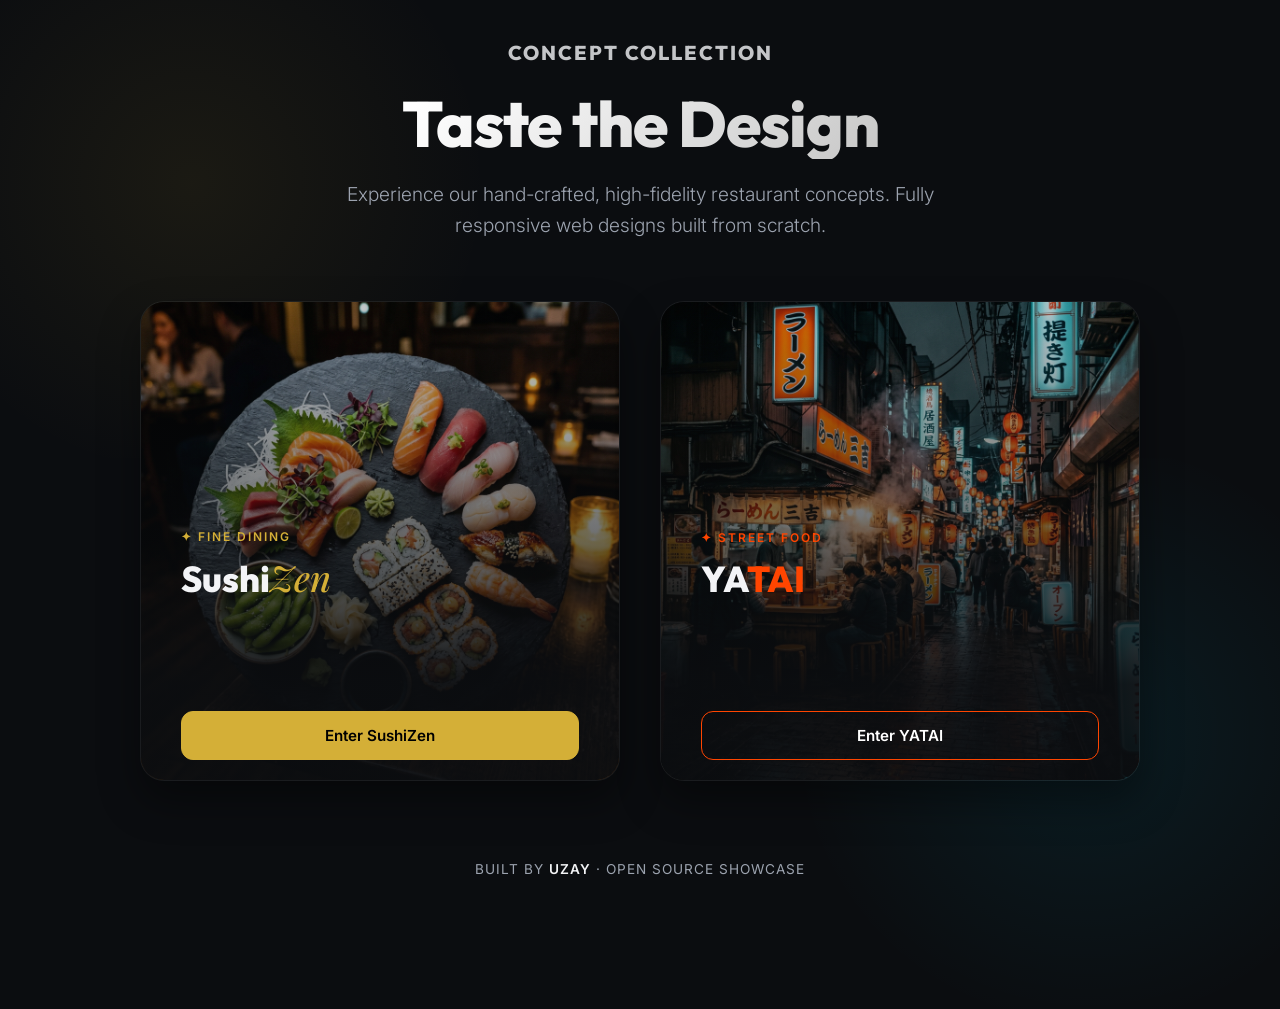
<file: index.html>
<!DOCTYPE html>
<html lang="en">
<head>
  <meta charset="UTF-8">
  <meta name="viewport" content="width=device-width, initial-scale=1.0">
  <meta name="description" content="Explore our premium restaurant concepts: SushiZen Fine Dining and YATAI Asian Street Food.">
  <title>Premium Restaurant Showcase</title>
  
  <!-- Google Fonts -->
  <link rel="preconnect" href="https://fonts.googleapis.com">
  <link rel="preconnect" href="https://fonts.gstatic.com" crossorigin>
  <link href="https://fonts.googleapis.com/css2?family=Inter:wght@300;400;600;800&family=Outfit:wght@400;600;800&family=Playfair+Display:ital,wght@1,500&display=swap" rel="stylesheet">

  <style>
    :root {
      --bg-color: #0b0d10;
      --text-color: #f3f4f6;
      --text-muted: #9ca3af;
      --gold-color: #d4af37;
      --neon-orange: #ff4500;
      --neon-cyan: #00d4ff;
    }

    * {
      box-sizing: border-box;
      margin: 0;
      padding: 0;
    }

    body {
      background-color: var(--bg-color);
      color: var(--text-color);
      font-family: 'Inter', sans-serif;
      min-height: 100vh;
      display: flex;
      flex-direction: column;
      justify-content: space-between;
      overflow-x: hidden;
      position: relative;
    }

    /* Ambient background glows */
    body::before {
      content: '';
      position: absolute;
      top: -10%;
      left: -10%;
      width: 50%;
      height: 60%;
      background: radial-gradient(circle, rgba(212, 175, 55, 0.08) 0%, transparent 70%);
      pointer-events: none;
      z-index: 0;
    }

    body::after {
      content: '';
      position: absolute;
      bottom: -10%;
      right: -10%;
      width: 50%;
      height: 60%;
      background: radial-gradient(circle, rgba(0, 212, 255, 0.08) 0%, transparent 70%);
      pointer-events: none;
      z-index: 0;
    }

    .container {
      max-width: 1200px;
      margin: 0;
      width: 100%;
      padding: 40px 24px;
      z-index: 1;
    }

    header {
      text-align: center;
      margin-bottom: 60px;
    }

    .logo {
      font-family: 'Outfit', sans-serif;
      font-size: 1.25rem;
      font-weight: 800;
      letter-spacing: 2px;
      text-transform: uppercase;
      margin-bottom: 24px;
      opacity: 0.8;
    }

    .title {
      font-family: 'Outfit', sans-serif;
      font-size: clamp(2.5rem, 6vw, 4rem);
      font-weight: 800;
      line-height: 1.1;
      letter-spacing: -1px;
      margin-bottom: 20px;
      background: linear-gradient(135deg, #ffffff 30%, #a3a3a3 100%);
      -webkit-background-clip: text;
      -webkit-text-fill-color: transparent;
    }

    .subtitle {
      color: var(--text-muted);
      font-size: clamp(1rem, 2vw, 1.2rem);
      max-width: 600px;
      margin: 0 auto;
      line-height: 1.6;
      font-weight: 300;
    }

    main {
      display: flex;
      justify-content: center;
      align-items: center;
      flex-grow: 1;
    }

    .grid {
      display: grid;
      grid-template-columns: repeat(auto-fit, minmax(340px, 1fr));
      gap: 40px;
      width: 100%;
      max-width: 1000px;
    }

    .card {
      position: relative;
      height: 480px;
      border-radius: 24px;
      overflow: hidden;
      text-decoration: none;
      color: var(--text-color);
      display: flex;
      flex-direction: column;
      justify-content: flex-end;
      padding: 40px;
      transition: all 0.5s cubic-bezier(0.25, 1, 0.5, 1);
      border: 1px solid rgba(255, 255, 255, 0.05);
      background-color: rgba(255, 255, 255, 0.01);
      box-shadow: 0 20px 40px rgba(0, 0, 0, 0.4);
    }

    /* Background image setup */
    .card-bg {
      position: absolute;
      top: 0;
      left: 0;
      width: 100%;
      height: 100%;
      background-size: cover;
      background-position: center;
      transition: transform 0.8s cubic-bezier(0.25, 1, 0.5, 1);
      z-index: 0;
    }

    .card-bg::after {
      content: '';
      position: absolute;
      top: 0;
      left: 0;
      width: 100%;
      height: 100%;
      background: linear-gradient(to top, rgba(11, 13, 16, 0.95) 20%, rgba(11, 13, 16, 0.6) 50%, rgba(11, 13, 16, 0.2) 100%);
      z-index: 1;
    }

    .card-content {
      position: relative;
      z-index: 2;
      transform: translateY(20px);
      transition: transform 0.5s cubic-bezier(0.25, 1, 0.5, 1);
    }

    .card-tag {
      font-size: 0.75rem;
      font-weight: 600;
      text-transform: uppercase;
      letter-spacing: 2px;
      margin-bottom: 12px;
      display: inline-block;
    }

    .card-title {
      font-family: 'Outfit', sans-serif;
      font-size: 2.25rem;
      font-weight: 800;
      margin-bottom: 12px;
      line-height: 1.2;
    }

    .card-desc {
      color: var(--text-muted);
      font-size: 0.95rem;
      line-height: 1.5;
      margin-bottom: 30px;
      font-weight: 300;
      opacity: 0;
      transition: opacity 0.5s ease;
    }

    .card-btn {
      display: inline-flex;
      align-items: center;
      justify-content: center;
      padding: 14px 28px;
      border-radius: 12px;
      font-size: 0.95rem;
      font-weight: 600;
      transition: all 0.3s ease;
      width: 100%;
    }

    /* SushiZen Specific Styling */
    .card-sushizen .card-bg {
      background-image: url('sushizen/images/hero.png');
    }
    .card-sushizen .card-tag {
      color: var(--gold-color);
    }
    .card-sushizen .card-title {
      font-family: 'Outfit', sans-serif;
    }
    .card-sushizen .card-title em {
      font-family: 'Playfair Display', serif;
      font-style: italic;
      color: var(--gold-color);
      font-weight: 500;
    }
    .card-sushizen .card-btn {
      background-color: var(--gold-color);
      color: #000000;
      border: 1px solid var(--gold-color);
    }

    /* Yatai Specific Styling */
    .card-yatai .card-bg {
      background-image: url('yatai/images/hero.png');
    }
    .card-yatai .card-tag {
      color: var(--neon-orange);
    }
    .card-yatai .card-title em {
      font-style: normal;
      color: var(--neon-orange);
    }
    .card-yatai .card-btn {
      background-color: transparent;
      color: #ffffff;
      border: 1px solid var(--neon-orange);
      box-shadow: inset 0 0 0 0 var(--neon-orange);
    }

    /* Hover States */
    .card:hover {
      transform: translateY(-8px);
      border-color: rgba(255, 255, 255, 0.15);
    }

    .card:hover .card-bg {
      transform: scale(1.05);
    }

    .card:hover .card-content {
      transform: translateY(0);
    }

    .card:hover .card-desc {
      opacity: 1;
    }

    .card-sushizen:hover {
      box-shadow: 0 30px 60px rgba(212, 175, 55, 0.15);
      border-color: rgba(212, 175, 55, 0.3);
    }

    .card-sushizen .card-btn:hover {
      background-color: #ffffff;
      border-color: #ffffff;
      transform: translateY(-2px);
      box-shadow: 0 10px 20px rgba(255, 255, 255, 0.1);
    }

    .card-yatai:hover {
      box-shadow: 0 30px 60px rgba(0, 212, 255, 0.1);
      border-color: rgba(0, 212, 255, 0.3);
    }

    .card-yatai .card-btn:hover {
      background-color: var(--neon-orange);
      border-color: var(--neon-orange);
      transform: translateY(-2px);
      box-shadow: 0 10px 20px rgba(255, 69, 0, 0.3);
    }

    footer {
      text-align: center;
      padding: 40px 24px;
      color: var(--text-muted);
      font-size: 0.85rem;
      letter-spacing: 1px;
      text-transform: uppercase;
      z-index: 1;
    }

    footer a {
      color: var(--text-color);
      text-decoration: none;
      transition: color 0.3s ease;
      font-weight: 600;
    }

    footer a:hover {
      color: var(--neon-cyan);
    }

    /* Mobile Responsive design tweaks */
    @media (max-width: 768px) {
      .grid {
        grid-template-columns: 1fr;
        gap: 30px;
      }
      .card {
        height: 400px;
        padding: 30px;
      }
      .card-desc {
        opacity: 1;
        margin-bottom: 20px;
      }
      .card-content {
        transform: translateY(0);
      }
    }
  </style>
</head>
<body>

  <div style="display: flex; flex-direction: column; align-items: center; width: 100%;">
    <div class="container">
      <header>
        <div class="logo">Concept Collection</div>
        <h1 class="title">Taste the Design</h1>
        <p class="subtitle">Experience our hand-crafted, high-fidelity restaurant concepts. Fully responsive web designs built from scratch.</p>
      </header>

      <main>
        <div class="grid">
          
          <!-- SUSHI ZEN CARD -->
          <a href="sushizen/" class="card card-sushizen" id="portal-sushizen">
            <div class="card-bg"></div>
            <div class="card-content">
              <span class="card-tag">✦ Fine Dining</span>
              <h2 class="card-title">Sushi<span><em>Zen</em></span></h2>
              <p class="card-desc">An elegant, dark luxury culinary sanctuary. Features menu filters, animations, and an interactive reservation desk.</p>
              <div class="card-btn">Enter SushiZen</div>
            </div>
          </a>

          <!-- YATAI CARD -->
          <a href="yatai/" class="card card-yatai" id="portal-yatai">
            <div class="card-bg"></div>
            <div class="card-content">
              <span class="card-tag">✦ Street Food</span>
              <h2 class="card-title">YA<span><em>TAI</em></span></h2>
              <p class="card-desc">A vibrant, high-energy neon street concept. Features a delivery/pickup toggle, live shopping cart, and checkout flow.</p>
              <div class="card-btn">Enter YATAI</div>
            </div>
          </a>

        </div>
      </main>
    </div>
  </div>

  <footer>
    Built by <a href="https://github.com/uzaykacargil" target="_blank" rel="noopener noreferrer">Uzay</a> · Open Source Showcase
  </footer>

</body>
</html>
</file>
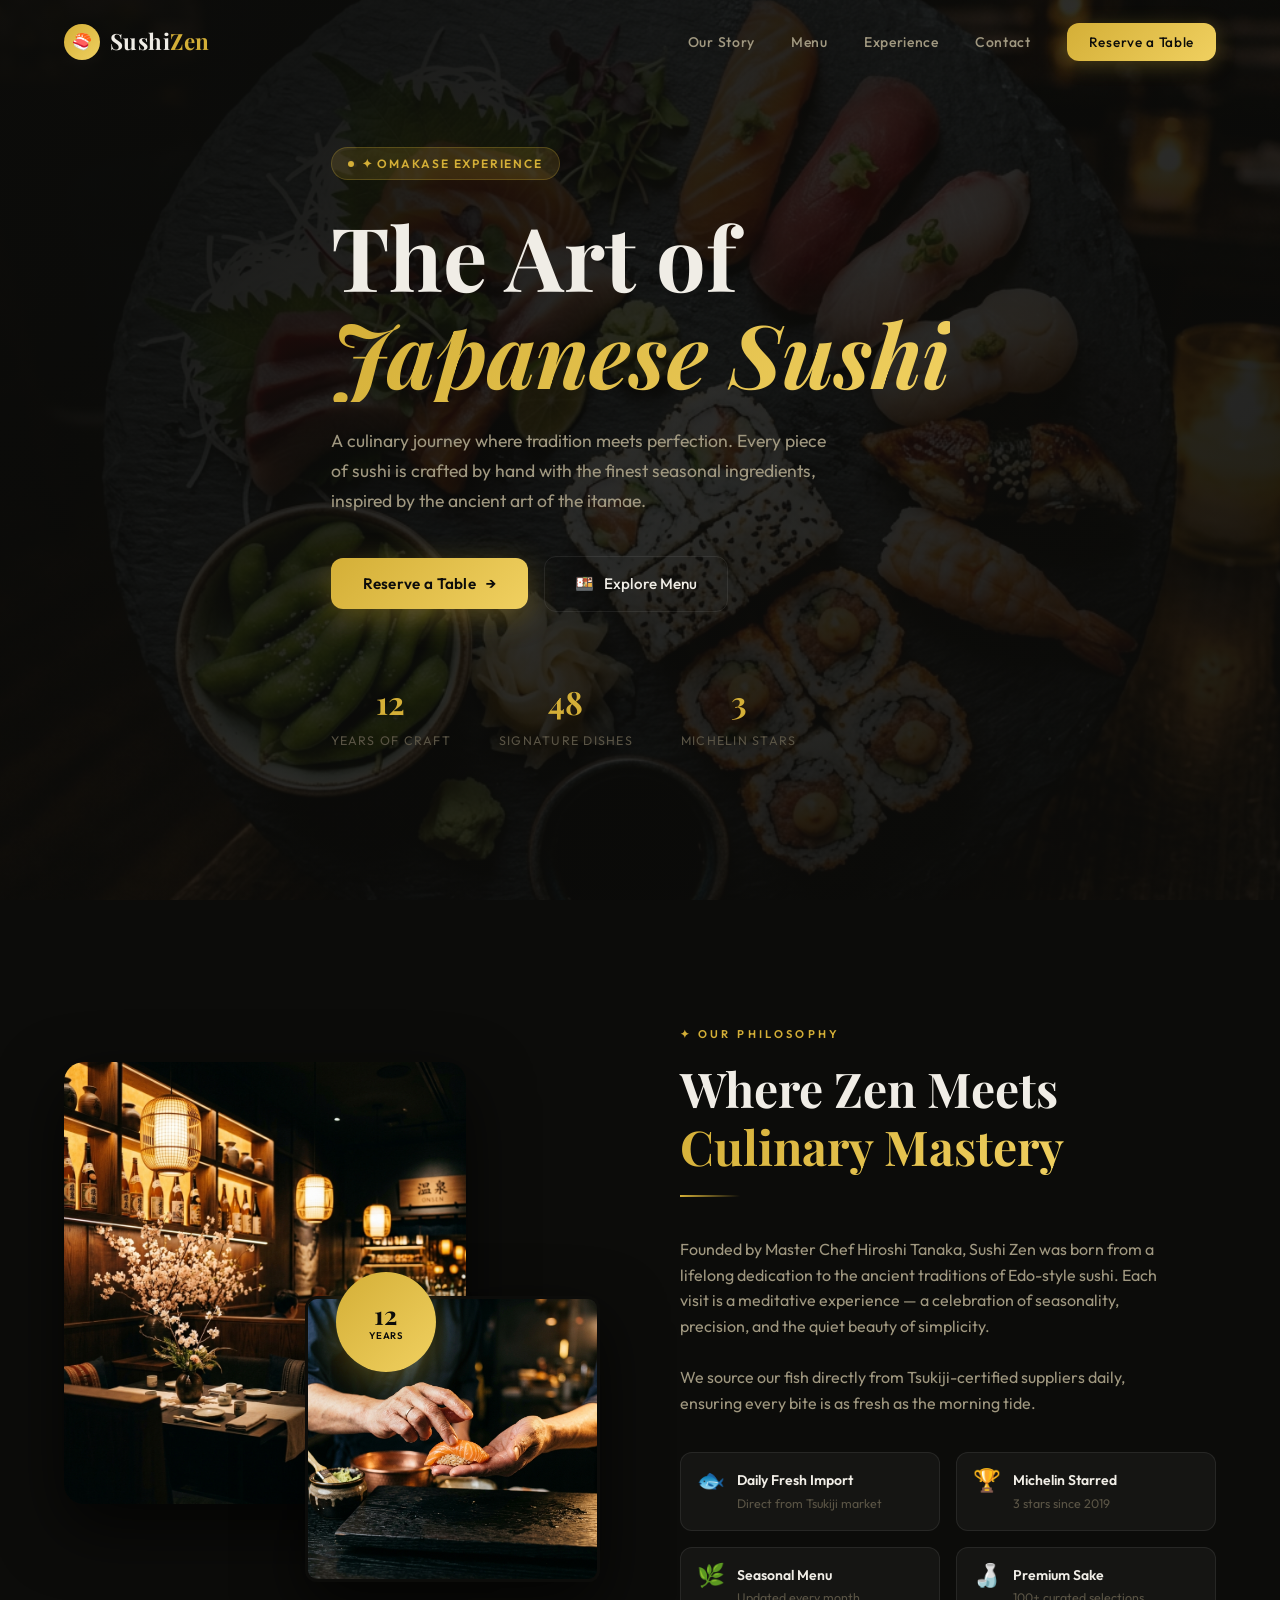
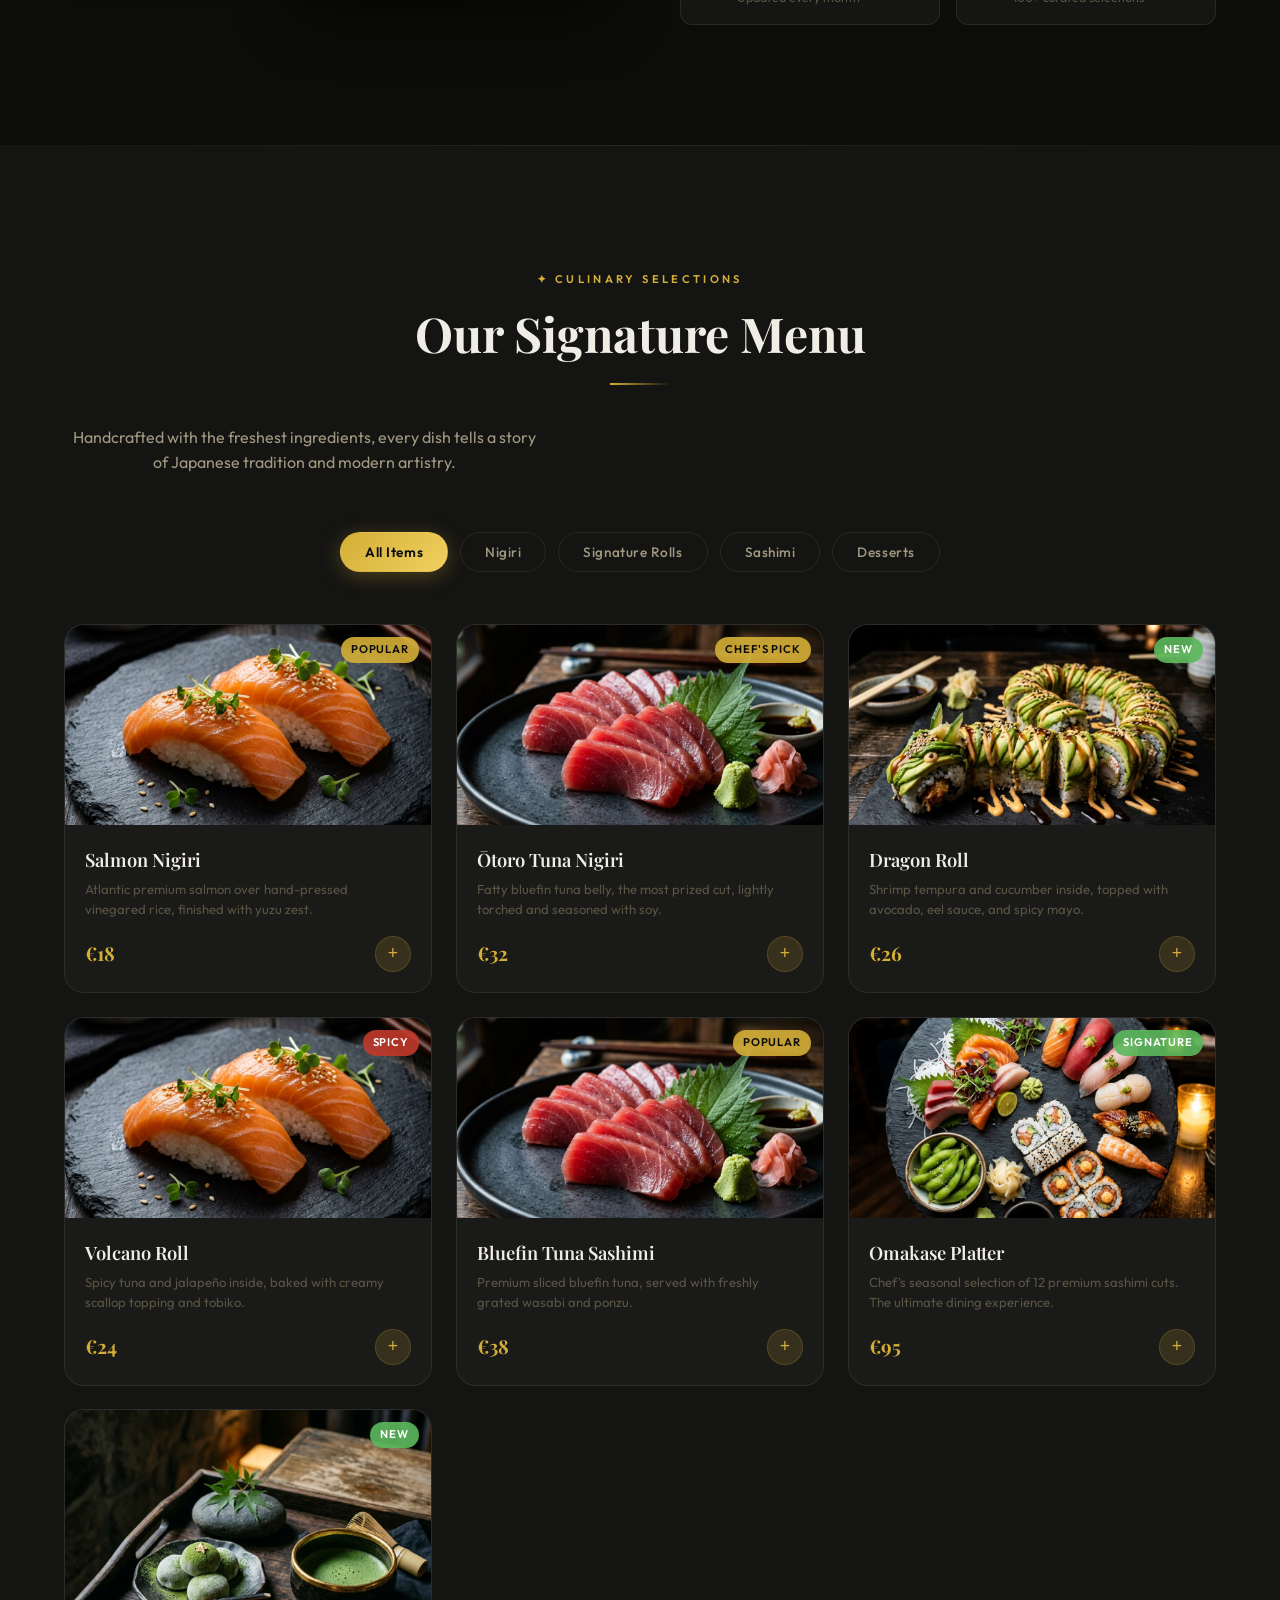
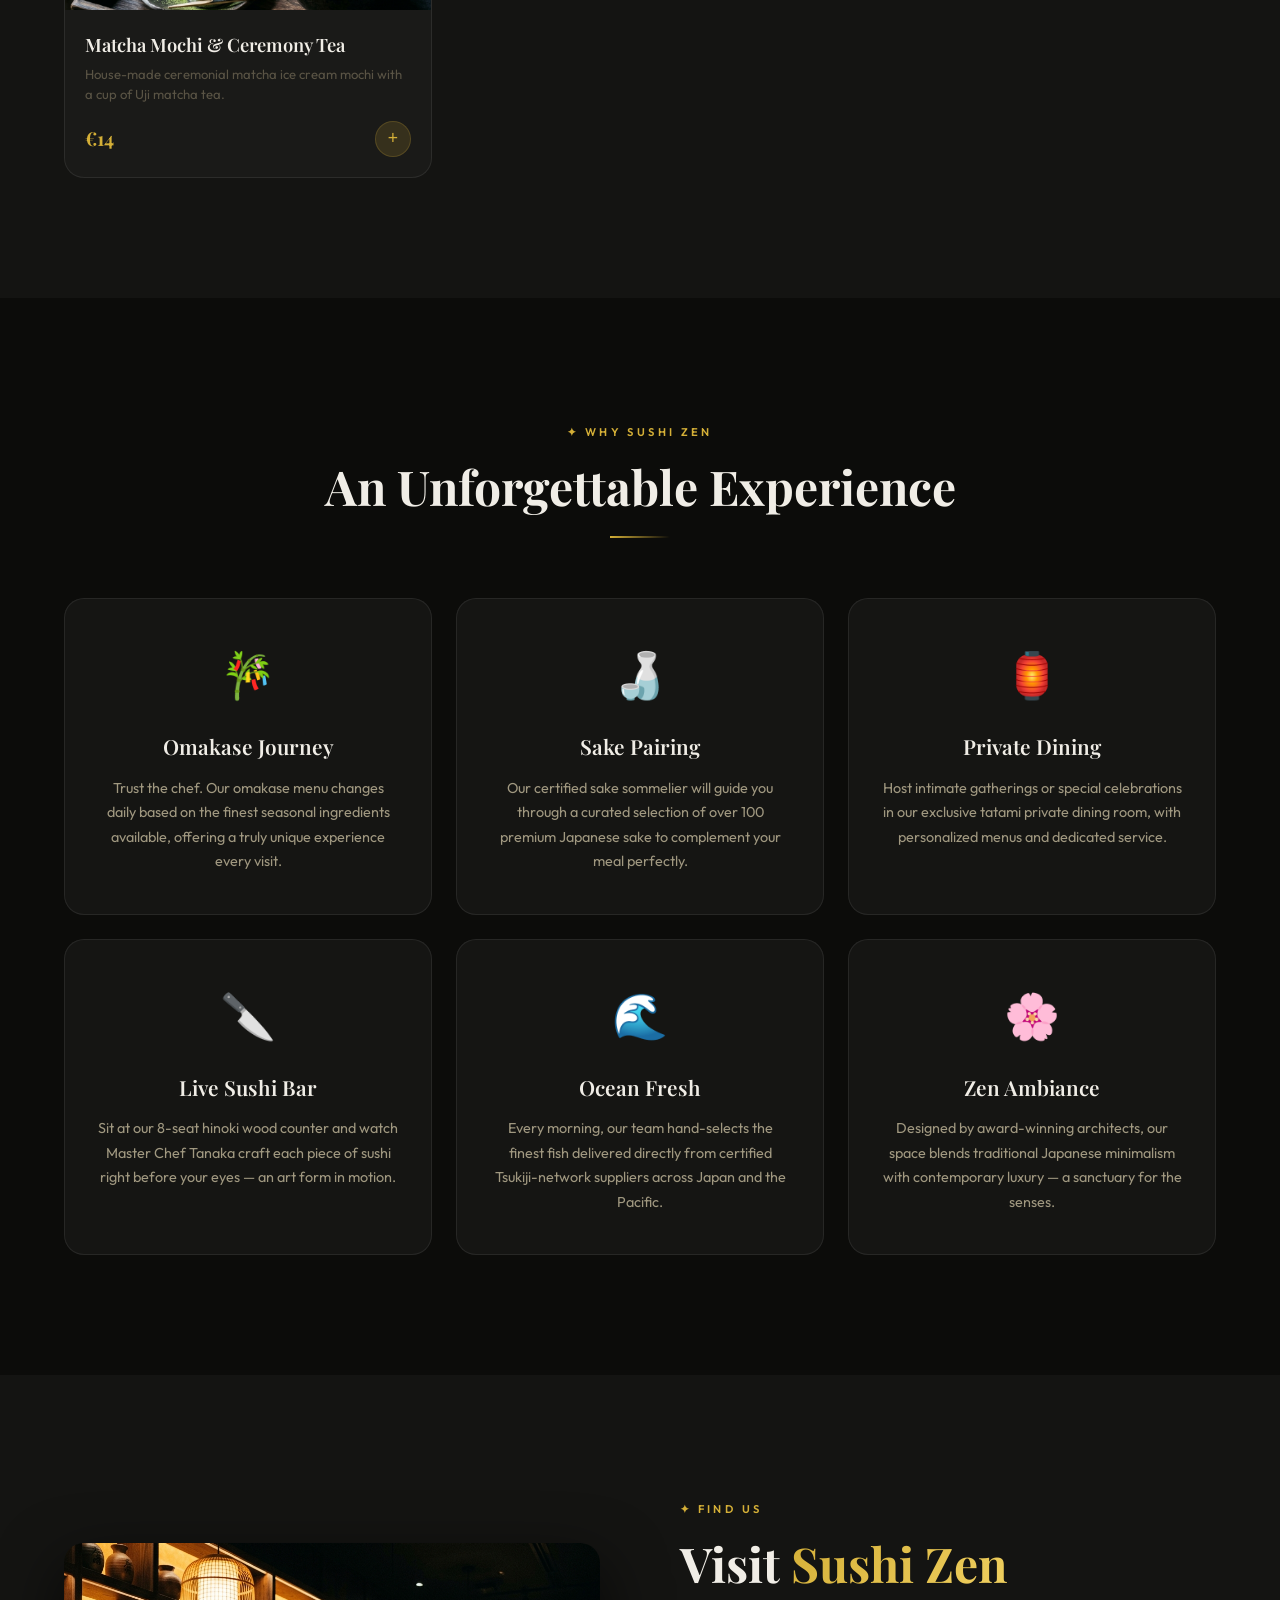
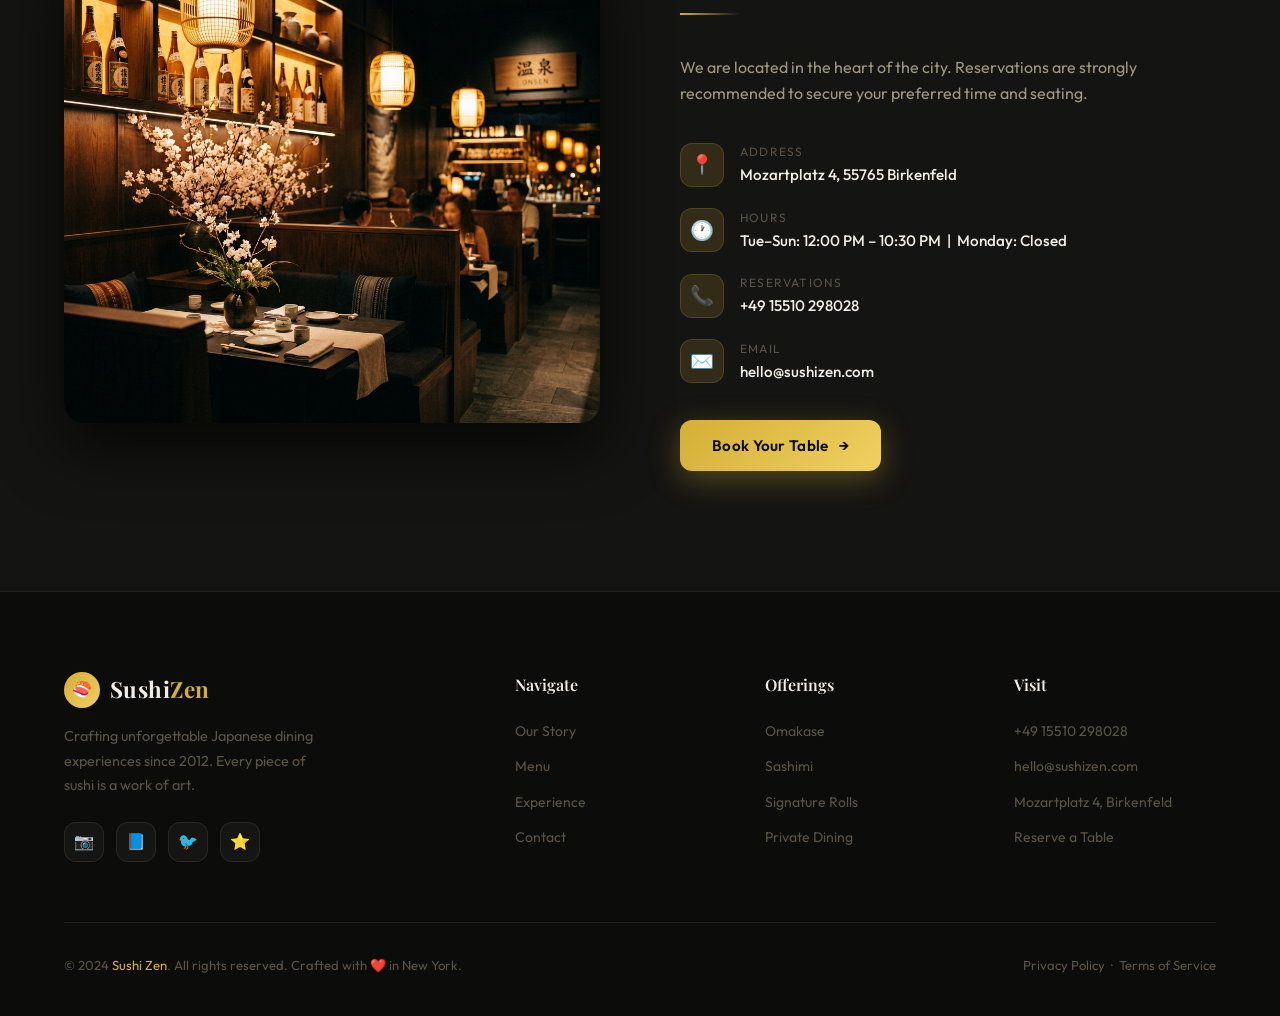
<file: sushizen/index.html>
<!DOCTYPE html>
<html lang="en">
<head>
  <meta charset="UTF-8" />
  <meta name="viewport" content="width=device-width, initial-scale=1.0" />
  <meta name="description" content="Sushi Zen — Premium Japanese sushi restaurant in the heart of the city. Experience authentic omakase, hand-crafted nigiri, and an unparalleled dining atmosphere. Reserve your table today." />
  <meta name="keywords" content="sushi, Japanese restaurant, omakase, nigiri, sashimi, maki, fine dining" />
  <meta property="og:title" content="Sushi Zen — Authentic Japanese Fine Dining" />
  <meta property="og:description" content="Experience the art of sushi at Sushi Zen. Premium omakase, hand-crafted nigiri, and an unforgettable ambiance." />
  <title>Sushi Zen — Authentic Japanese Fine Dining</title>
  <link rel="stylesheet" href="style.css" />
  <!-- Favicon emoji fallback -->
  <link rel="icon" href="data:image/svg+xml,<svg xmlns='http://www.w3.org/2000/svg' viewBox='0 0 100 100'><text y='.9em' font-size='90'>🍣</text></svg>" />
</head>
<body>

  <!-- ===== NAVIGATION ===== -->
  <nav id="navbar" role="navigation" aria-label="Main navigation">
    <div class="container nav-inner">
      <a href="#hero" class="nav-logo" id="nav-logo-link">
        <div class="nav-logo-mark">🍣</div>
        <span class="nav-logo-text">Sushi<span>Zen</span></span>
      </a>

      <ul class="nav-links" id="nav-links">
        <li><a href="#story" id="nav-story">Our Story</a></li>
        <li><a href="#menu" id="nav-menu">Menu</a></li>
        <li><a href="#experience" id="nav-experience">Experience</a></li>
        <li><a href="#reservation" id="nav-contact">Contact</a></li>
        <li>
          <a href="#" class="nav-reserve-btn" id="nav-reserve-btn" onclick="openModal(event)">
            Reserve a Table
          </a>
        </li>
      </ul>

      <button class="nav-hamburger" id="nav-hamburger" aria-label="Toggle navigation menu" aria-expanded="false">
        <span></span>
        <span></span>
        <span></span>
      </button>
    </div>
  </nav>

  <!-- ===== HERO ===== -->
  <section id="hero" aria-label="Hero section">
    <div class="hero-bg">
      <img src="images/hero.png" alt="Premium sushi platter" loading="eager" />
      <div class="hero-overlay"></div>
    </div>

    <div class="container">
      <div class="hero-content">
        <div class="hero-badge">✦ Omakase Experience</div>

        <h1 class="hero-title">
          The Art of<br />
          <em class="gold-text">Japanese Sushi</em>
        </h1>

        <p class="hero-description">
          A culinary journey where tradition meets perfection. Every piece of
          sushi is crafted by hand with the finest seasonal ingredients, inspired
          by the ancient art of the itamae.
        </p>

        <div class="hero-actions">
          <button class="btn-primary" id="hero-reserve-btn" onclick="openModal(event)">
            <span>Reserve a Table</span>
            <span>→</span>
          </button>
          <a href="#menu" class="btn-secondary" id="hero-menu-btn">
            <span>🍱</span>
            <span>Explore Menu</span>
          </a>
        </div>

        <div class="hero-stats">
          <div class="hero-stat">
            <span class="hero-stat-number" data-count="12">0</span>
            <span class="hero-stat-label">Years of Craft</span>
          </div>
          <div class="hero-stat">
            <span class="hero-stat-number" data-count="48">0</span>
            <span class="hero-stat-label">Signature Dishes</span>
          </div>
          <div class="hero-stat">
            <span class="hero-stat-number" data-count="3">0</span>
            <span class="hero-stat-label">Michelin Stars</span>
          </div>
        </div>
      </div>
    </div>
  </section>

  <!-- ===== STORY ===== -->
  <section id="story" aria-label="Our story section">
    <div class="container">
      <div class="story-grid">

        <div class="story-images fade-in">
          <img class="story-img-main" src="images/ambiance.png" alt="Sushi Zen restaurant interior ambiance" />
          <img class="story-img-accent" src="images/chef.png" alt="Chef crafting sushi" />
          <div class="story-badge">
            <span class="story-badge-num">12</span>
            <span class="story-badge-text">Years</span>
          </div>
        </div>

        <div class="story-text fade-in">
          <span class="section-label">✦ Our Philosophy</span>
          <h2 class="section-title">Where Zen Meets<br /><span class="gold-text">Culinary Mastery</span></h2>
          <div class="divider"></div>
          <p class="section-subtitle">
            Founded by Master Chef Hiroshi Tanaka, Sushi Zen was born from a
            lifelong dedication to the ancient traditions of Edo-style sushi. Each
            visit is a meditative experience — a celebration of seasonality,
            precision, and the quiet beauty of simplicity.
          </p>
          <br />
          <p class="section-subtitle">
            We source our fish directly from Tsukiji-certified suppliers daily,
            ensuring every bite is as fresh as the morning tide.
          </p>

          <div class="story-features">
            <div class="story-feature">
              <span class="story-feature-icon">🐟</span>
              <div>
                <div class="story-feature-title">Daily Fresh Import</div>
                <div class="story-feature-desc">Direct from Tsukiji market</div>
              </div>
            </div>
            <div class="story-feature">
              <span class="story-feature-icon">🏆</span>
              <div>
                <div class="story-feature-title">Michelin Starred</div>
                <div class="story-feature-desc">3 stars since 2019</div>
              </div>
            </div>
            <div class="story-feature">
              <span class="story-feature-icon">🌿</span>
              <div>
                <div class="story-feature-title">Seasonal Menu</div>
                <div class="story-feature-desc">Updated every month</div>
              </div>
            </div>
            <div class="story-feature">
              <span class="story-feature-icon">🍶</span>
              <div>
                <div class="story-feature-title">Premium Sake</div>
                <div class="story-feature-desc">100+ curated selections</div>
              </div>
            </div>
          </div>
        </div>

      </div>
    </div>
  </section>

  <!-- ===== MENU ===== -->
  <section id="menu" aria-label="Menu section">
    <div class="container">
      <div class="menu-header fade-in">
        <span class="section-label">✦ Culinary Selections</span>
        <h2 class="section-title">Our Signature Menu</h2>
        <div class="divider"></div>
        <p class="section-subtitle">
          Handcrafted with the freshest ingredients, every dish tells a story of
          Japanese tradition and modern artistry.
        </p>
      </div>

      <div class="menu-filters fade-in" role="group" aria-label="Menu category filters">
        <button class="filter-btn active" id="filter-all" data-filter="all">All Items</button>
        <button class="filter-btn" id="filter-nigiri" data-filter="nigiri">Nigiri</button>
        <button class="filter-btn" id="filter-rolls" data-filter="rolls">Signature Rolls</button>
        <button class="filter-btn" id="filter-sashimi" data-filter="sashimi">Sashimi</button>
        <button class="filter-btn" id="filter-dessert" data-filter="dessert">Desserts</button>
      </div>

      <div class="menu-grid" id="menu-grid" aria-label="Menu items">

        <!-- Nigiri -->
        <div class="menu-card fade-in" data-category="nigiri" id="menu-salmon-nigiri">
          <div class="menu-card-img-wrap">
            <img class="menu-card-img" src="images/salmon_nigiri.png" alt="Salmon Nigiri" loading="lazy" />
            <span class="menu-card-tag tag-popular">Popular</span>
          </div>
          <div class="menu-card-body">
            <h3 class="menu-card-name">Salmon Nigiri</h3>
            <p class="menu-card-desc">Atlantic premium salmon over hand-pressed vinegared rice, finished with yuzu zest.</p>
            <div class="menu-card-footer">
              <span class="menu-card-price">€18</span>
              <button class="menu-card-order" aria-label="Add Salmon Nigiri to order" title="Add to order">+</button>
            </div>
          </div>
        </div>

        <div class="menu-card fade-in" data-category="nigiri" id="menu-otoro-nigiri">
          <div class="menu-card-img-wrap">
            <img class="menu-card-img" src="images/tuna_sashimi.png" alt="Otoro Tuna Nigiri" loading="lazy" />
            <span class="menu-card-tag tag-popular">Chef's Pick</span>
          </div>
          <div class="menu-card-body">
            <h3 class="menu-card-name">Ōtoro Tuna Nigiri</h3>
            <p class="menu-card-desc">Fatty bluefin tuna belly, the most prized cut, lightly torched and seasoned with soy.</p>
            <div class="menu-card-footer">
              <span class="menu-card-price">€32</span>
              <button class="menu-card-order" aria-label="Add Otoro Tuna Nigiri to order" title="Add to order">+</button>
            </div>
          </div>
        </div>

        <!-- Rolls -->
        <div class="menu-card fade-in" data-category="rolls" id="menu-dragon-roll">
          <div class="menu-card-img-wrap">
            <img class="menu-card-img" src="images/dragon_roll.png" alt="Dragon Roll" loading="lazy" />
            <span class="menu-card-tag tag-new">New</span>
          </div>
          <div class="menu-card-body">
            <h3 class="menu-card-name">Dragon Roll</h3>
            <p class="menu-card-desc">Shrimp tempura and cucumber inside, topped with avocado, eel sauce, and spicy mayo.</p>
            <div class="menu-card-footer">
              <span class="menu-card-price">€26</span>
              <button class="menu-card-order" aria-label="Add Dragon Roll to order" title="Add to order">+</button>
            </div>
          </div>
        </div>

        <div class="menu-card fade-in" data-category="rolls" id="menu-volcano-roll">
          <div class="menu-card-img-wrap">
            <img class="menu-card-img" src="images/salmon_nigiri.png" alt="Volcano Roll" loading="lazy" />
            <span class="menu-card-tag tag-spicy">Spicy</span>
          </div>
          <div class="menu-card-body">
            <h3 class="menu-card-name">Volcano Roll</h3>
            <p class="menu-card-desc">Spicy tuna and jalapeño inside, baked with creamy scallop topping and tobiko.</p>
            <div class="menu-card-footer">
              <span class="menu-card-price">€24</span>
              <button class="menu-card-order" aria-label="Add Volcano Roll to order" title="Add to order">+</button>
            </div>
          </div>
        </div>

        <!-- Sashimi -->
        <div class="menu-card fade-in" data-category="sashimi" id="menu-tuna-sashimi">
          <div class="menu-card-img-wrap">
            <img class="menu-card-img" src="images/tuna_sashimi.png" alt="Bluefin Tuna Sashimi" loading="lazy" />
            <span class="menu-card-tag tag-popular">Popular</span>
          </div>
          <div class="menu-card-body">
            <h3 class="menu-card-name">Bluefin Tuna Sashimi</h3>
            <p class="menu-card-desc">Premium sliced bluefin tuna, served with freshly grated wasabi and ponzu.</p>
            <div class="menu-card-footer">
              <span class="menu-card-price">€38</span>
              <button class="menu-card-order" aria-label="Add Bluefin Tuna Sashimi to order" title="Add to order">+</button>
            </div>
          </div>
        </div>

        <div class="menu-card fade-in" data-category="sashimi" id="menu-omakase">
          <div class="menu-card-img-wrap">
            <img class="menu-card-img" src="images/hero.png" alt="Omakase Platter" loading="lazy" />
            <span class="menu-card-tag tag-new">Signature</span>
          </div>
          <div class="menu-card-body">
            <h3 class="menu-card-name">Omakase Platter</h3>
            <p class="menu-card-desc">Chef's seasonal selection of 12 premium sashimi cuts. The ultimate dining experience.</p>
            <div class="menu-card-footer">
              <span class="menu-card-price">€95</span>
              <button class="menu-card-order" aria-label="Add Omakase Platter to order" title="Add to order">+</button>
            </div>
          </div>
        </div>

        <!-- Dessert -->
        <div class="menu-card fade-in" data-category="dessert" id="menu-matcha-mochi">
          <div class="menu-card-img-wrap">
            <img class="menu-card-img" src="images/matcha_dessert.png" alt="Matcha Mochi & Tea" loading="lazy" />
            <span class="menu-card-tag tag-new">New</span>
          </div>
          <div class="menu-card-body">
            <h3 class="menu-card-name">Matcha Mochi & Ceremony Tea</h3>
            <p class="menu-card-desc">House-made ceremonial matcha ice cream mochi with a cup of Uji matcha tea.</p>
            <div class="menu-card-footer">
              <span class="menu-card-price">€14</span>
              <button class="menu-card-order" aria-label="Add Matcha Mochi to order" title="Add to order">+</button>
            </div>
          </div>
        </div>

      </div>
    </div>
  </section>

  <!-- ===== EXPERIENCE ===== -->
  <section id="experience" aria-label="Dining experience section">
    <div class="container">
      <div class="fade-in" style="text-align:center;">
        <span class="section-label">✦ Why Sushi Zen</span>
        <h2 class="section-title">An Unforgettable Experience</h2>
        <div class="divider" style="margin-left: auto; margin-right: auto;"></div>
      </div>

      <div class="experience-grid">

        <div class="experience-card fade-in" id="exp-omakase">
          <span class="exp-icon">🎋</span>
          <h3 class="exp-title">Omakase Journey</h3>
          <p class="exp-desc">
            Trust the chef. Our omakase menu changes daily based on the finest
            seasonal ingredients available, offering a truly unique experience
            every visit.
          </p>
        </div>

        <div class="experience-card fade-in" id="exp-sake">
          <span class="exp-icon">🍶</span>
          <h3 class="exp-title">Sake Pairing</h3>
          <p class="exp-desc">
            Our certified sake sommelier will guide you through a curated
            selection of over 100 premium Japanese sake to complement your meal
            perfectly.
          </p>
        </div>

        <div class="experience-card fade-in" id="exp-private">
          <span class="exp-icon">🏮</span>
          <h3 class="exp-title">Private Dining</h3>
          <p class="exp-desc">
            Host intimate gatherings or special celebrations in our exclusive
            tatami private dining room, with personalized menus and dedicated
            service.
          </p>
        </div>

        <div class="experience-card fade-in" id="exp-live">
          <span class="exp-icon">🔪</span>
          <h3 class="exp-title">Live Sushi Bar</h3>
          <p class="exp-desc">
            Sit at our 8-seat hinoki wood counter and watch Master Chef Tanaka
            craft each piece of sushi right before your eyes — an art form in
            motion.
          </p>
        </div>

        <div class="experience-card fade-in" id="exp-fresh">
          <span class="exp-icon">🌊</span>
          <h3 class="exp-title">Ocean Fresh</h3>
          <p class="exp-desc">
            Every morning, our team hand-selects the finest fish delivered
            directly from certified Tsukiji-network suppliers across Japan and
            the Pacific.
          </p>
        </div>

        <div class="experience-card fade-in" id="exp-zen">
          <span class="exp-icon">🌸</span>
          <h3 class="exp-title">Zen Ambiance</h3>
          <p class="exp-desc">
            Designed by award-winning architects, our space blends traditional
            Japanese minimalism with contemporary luxury — a sanctuary for the
            senses.
          </p>
        </div>

      </div>
    </div>
  </section>

  <!-- ===== RESERVATION ===== -->
  <section id="reservation" aria-label="Contact and reservation section">
    <div class="container">
      <div class="reservation-inner">

        <div class="fade-in">
          <img class="reservation-img" src="images/ambiance.png" alt="Sushi Zen interior" loading="lazy" />
        </div>

        <div class="reservation-info fade-in">
          <span class="section-label">✦ Find Us</span>
          <h2 class="section-title">Visit <span class="gold-text">Sushi Zen</span></h2>
          <div class="divider"></div>
          <p class="section-subtitle">
            We are located in the heart of the city. Reservations are strongly
            recommended to secure your preferred time and seating.
          </p>

          <ul class="info-list">
            <li class="info-item">
              <div class="info-icon">📍</div>
              <div>
                <div class="info-label">Address</div>
                <div class="info-value">Mozartplatz 4, 55765 Birkenfeld</div>
              </div>
            </li>
            <li class="info-item">
              <div class="info-icon">🕐</div>
              <div>
                <div class="info-label">Hours</div>
                <div class="info-value">Tue–Sun: 12:00 PM – 10:30 PM &nbsp;|&nbsp; Monday: Closed</div>
              </div>
            </li>
            <li class="info-item">
              <div class="info-icon">📞</div>
              <div>
                <div class="info-label">Reservations</div>
                <div class="info-value">+49 15510 298028</div>
              </div>
            </li>
            <li class="info-item">
              <div class="info-icon">✉️</div>
              <div>
                <div class="info-label">Email</div>
                <div class="info-value">hello@sushizen.com</div>
              </div>
            </li>
          </ul>

          <button class="btn-primary" id="reserve-section-btn" onclick="openModal(event)">
            <span>Book Your Table</span>
            <span>→</span>
          </button>
        </div>

      </div>
    </div>
  </section>

  <!-- ===== FOOTER ===== -->
  <footer id="footer" aria-label="Site footer">
    <div class="container">
      <div class="footer-grid">

        <div class="footer-brand">
          <a href="#hero" class="nav-logo" id="footer-logo">
            <div class="nav-logo-mark">🍣</div>
            <span class="nav-logo-text">Sushi<span>Zen</span></span>
          </a>
          <p>
            Crafting unforgettable Japanese dining experiences since 2012.
            Every piece of sushi is a work of art.
          </p>
          <div class="footer-socials">
            <a href="#" class="social-link" id="social-instagram" aria-label="Instagram">📷</a>
            <a href="#" class="social-link" id="social-facebook" aria-label="Facebook">📘</a>
            <a href="#" class="social-link" id="social-twitter" aria-label="X / Twitter">🐦</a>
            <a href="#" class="social-link" id="social-yelp" aria-label="Yelp">⭐</a>
          </div>
        </div>

        <div>
          <h4 class="footer-heading">Navigate</h4>
          <ul class="footer-links">
            <li><a href="#story" id="footer-nav-story">Our Story</a></li>
            <li><a href="#menu" id="footer-nav-menu">Menu</a></li>
            <li><a href="#experience" id="footer-nav-exp">Experience</a></li>
            <li><a href="#reservation" id="footer-nav-contact">Contact</a></li>
          </ul>
        </div>

        <div>
          <h4 class="footer-heading">Offerings</h4>
          <ul class="footer-links">
            <li><a href="#menu" id="footer-link-omakase">Omakase</a></li>
            <li><a href="#menu" id="footer-link-sashimi">Sashimi</a></li>
            <li><a href="#menu" id="footer-link-rolls">Signature Rolls</a></li>
            <li><a href="#experience" id="footer-link-private">Private Dining</a></li>
          </ul>
        </div>

        <div>
          <h4 class="footer-heading">Visit</h4>
          <ul class="footer-links">
            <li><a href="tel:+4915510298028" id="footer-phone">+49 15510 298028</a></li>
            <li><a href="mailto:hello@sushizen.com" id="footer-email">hello@sushizen.com</a></li>
            <li><a href="#reservation" id="footer-address">Mozartplatz 4, Birkenfeld</a></li>
            <li><a href="#" id="footer-reserve" onclick="openModal(event)">Reserve a Table</a></li>
          </ul>
        </div>

      </div>

      <div class="footer-bottom">
        <p class="footer-copy">
          © 2024 <span>Sushi Zen</span>. All rights reserved. Crafted with ❤️ in New York.
        </p>
        <p class="footer-copy">
          <a href="#" id="footer-privacy" style="color:var(--text-muted);">Privacy Policy</a> &nbsp;·&nbsp;
          <a href="#" id="footer-terms" style="color:var(--text-muted);">Terms of Service</a>
        </p>
      </div>
    </div>
  </footer>

  <!-- ===== RESERVATION MODAL ===== -->
  <div class="modal-overlay" id="modal-overlay" role="dialog" aria-modal="true" aria-labelledby="modal-title">
    <div class="modal" id="reservation-modal">
      <button class="modal-close" id="modal-close-btn" aria-label="Close reservation modal" onclick="closeModal()">✕</button>

      <div id="modal-form-content">
        <h2 class="modal-title" id="modal-title">Reserve a Table</h2>
        <p class="modal-subtitle">Complete the form below and we'll confirm your booking within 2 hours.</p>

        <form id="reservation-form" novalidate>
          <div class="form-row">
            <div class="form-group">
              <label class="form-label" for="res-firstname">First Name</label>
              <input class="form-input" id="res-firstname" type="text" placeholder="Hiroshi" required />
            </div>
            <div class="form-group">
              <label class="form-label" for="res-lastname">Last Name</label>
              <input class="form-input" id="res-lastname" type="text" placeholder="Tanaka" required />
            </div>
          </div>

          <div class="form-group">
            <label class="form-label" for="res-email">Email Address</label>
            <input class="form-input" id="res-email" type="email" placeholder="you@example.com" required />
          </div>

          <div class="form-group">
            <label class="form-label" for="res-phone">Phone Number</label>
            <input class="form-input" id="res-phone" type="tel" placeholder="+49 15510 298028" />
          </div>

          <div class="form-row">
            <div class="form-group">
              <label class="form-label" for="res-date">Date</label>
              <input class="form-input" id="res-date" type="date" required />
            </div>
            <div class="form-group">
              <label class="form-label" for="res-time">Time</label>
              <select class="form-select" id="res-time" required>
                <option value="">Select time</option>
                <option>12:00 PM</option>
                <option>12:30 PM</option>
                <option>1:00 PM</option>
                <option>6:00 PM</option>
                <option>6:30 PM</option>
                <option>7:00 PM</option>
                <option>7:30 PM</option>
                <option>8:00 PM</option>
                <option>8:30 PM</option>
                <option>9:00 PM</option>
              </select>
            </div>
          </div>

          <div class="form-group">
            <label class="form-label" for="res-guests">Number of Guests</label>
            <select class="form-select" id="res-guests" required>
              <option value="">Select guests</option>
              <option>1 Guest</option>
              <option>2 Guests</option>
              <option>3 Guests</option>
              <option>4 Guests</option>
              <option>5 Guests</option>
              <option>6 Guests</option>
              <option>7+ Guests (Private Dining)</option>
            </select>
          </div>

          <div class="form-group">
            <label class="form-label" for="res-notes">Special Requests</label>
            <textarea class="form-textarea" id="res-notes" placeholder="Dietary requirements, allergies, occasion, seating preferences…"></textarea>
          </div>

          <button class="btn-primary form-submit" id="modal-submit-btn" type="submit">
            <span>Confirm Reservation</span>
            <span>🍣</span>
          </button>
        </form>
      </div>

      <div class="form-success" id="form-success">
        <div class="success-icon">🎋</div>
        <h3 class="success-title">Reservation Confirmed!</h3>
        <p class="success-text">
          Thank you! We have received your reservation and will send a confirmation
          to your email within 2 hours. We look forward to welcoming you to Sushi Zen.
        </p>
      </div>

    </div>
  </div>

  <script src="app.js"></script>
</body>
</html>
</file>
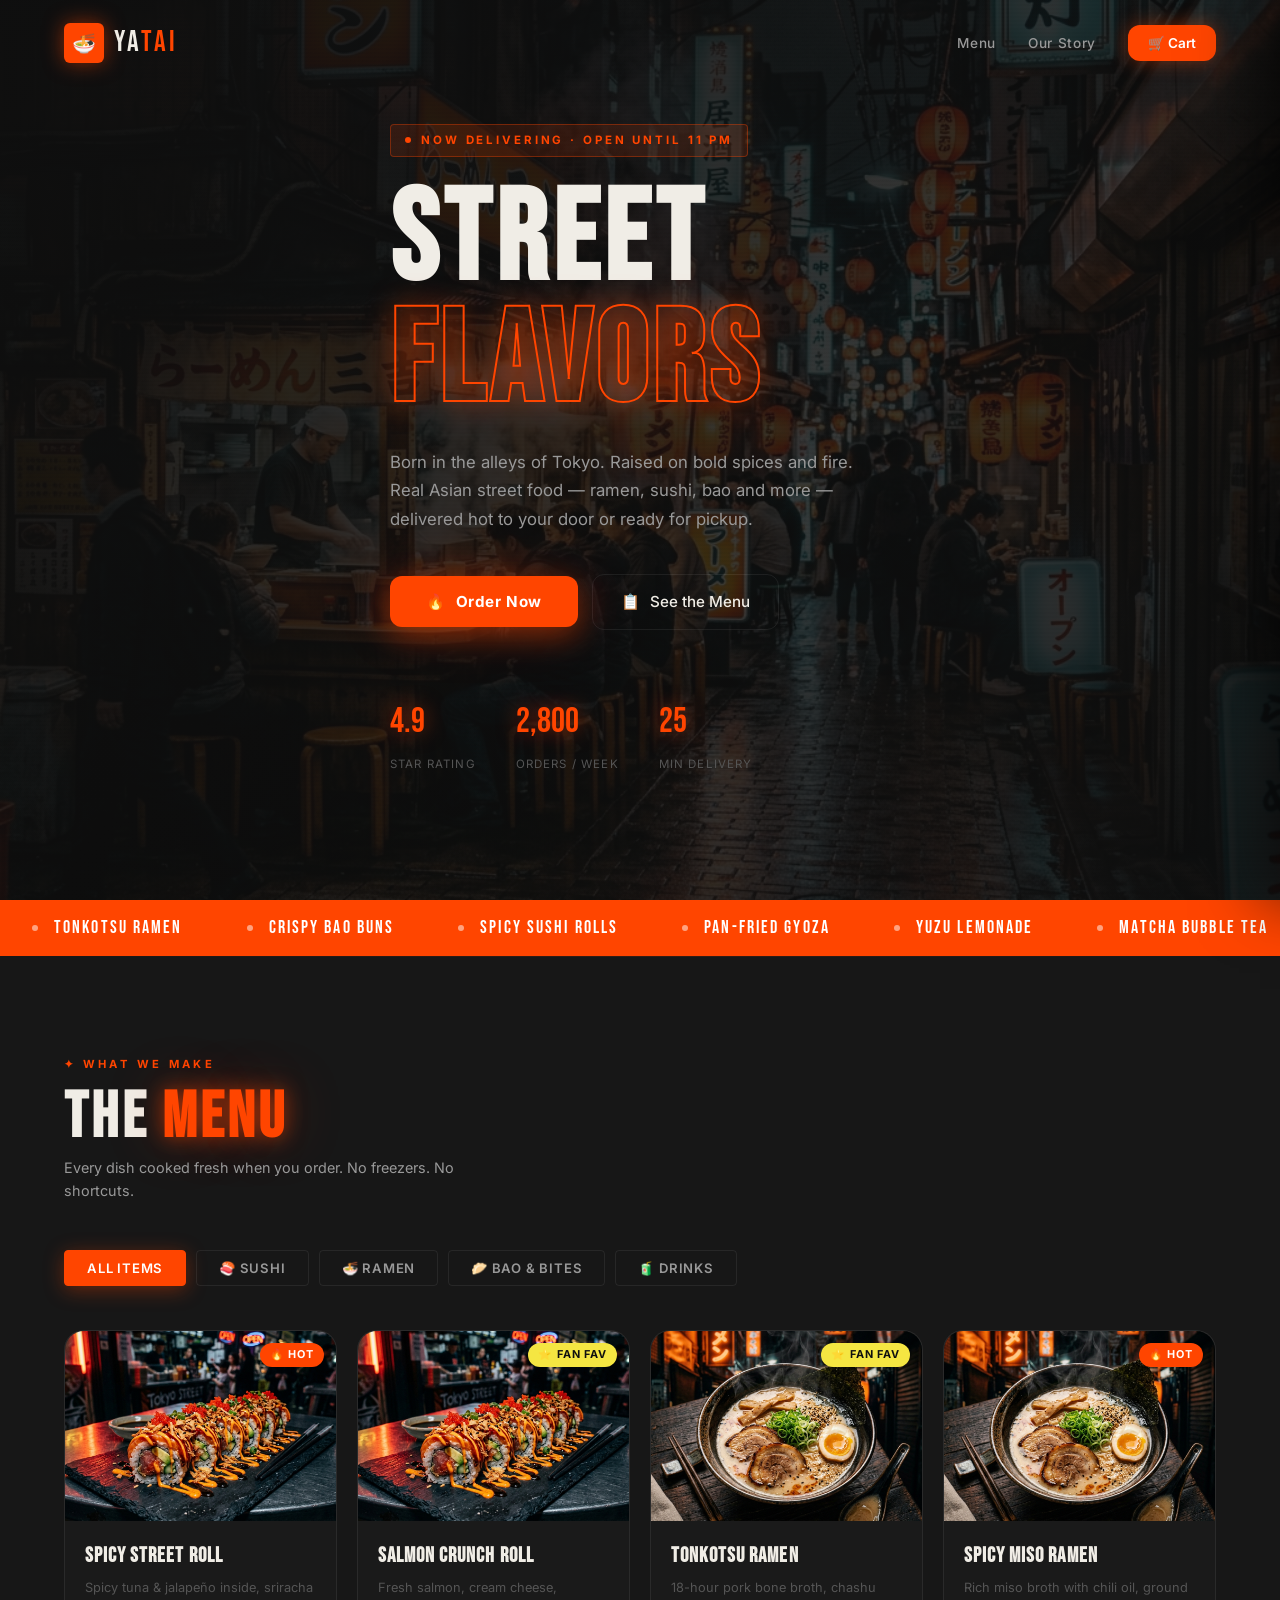
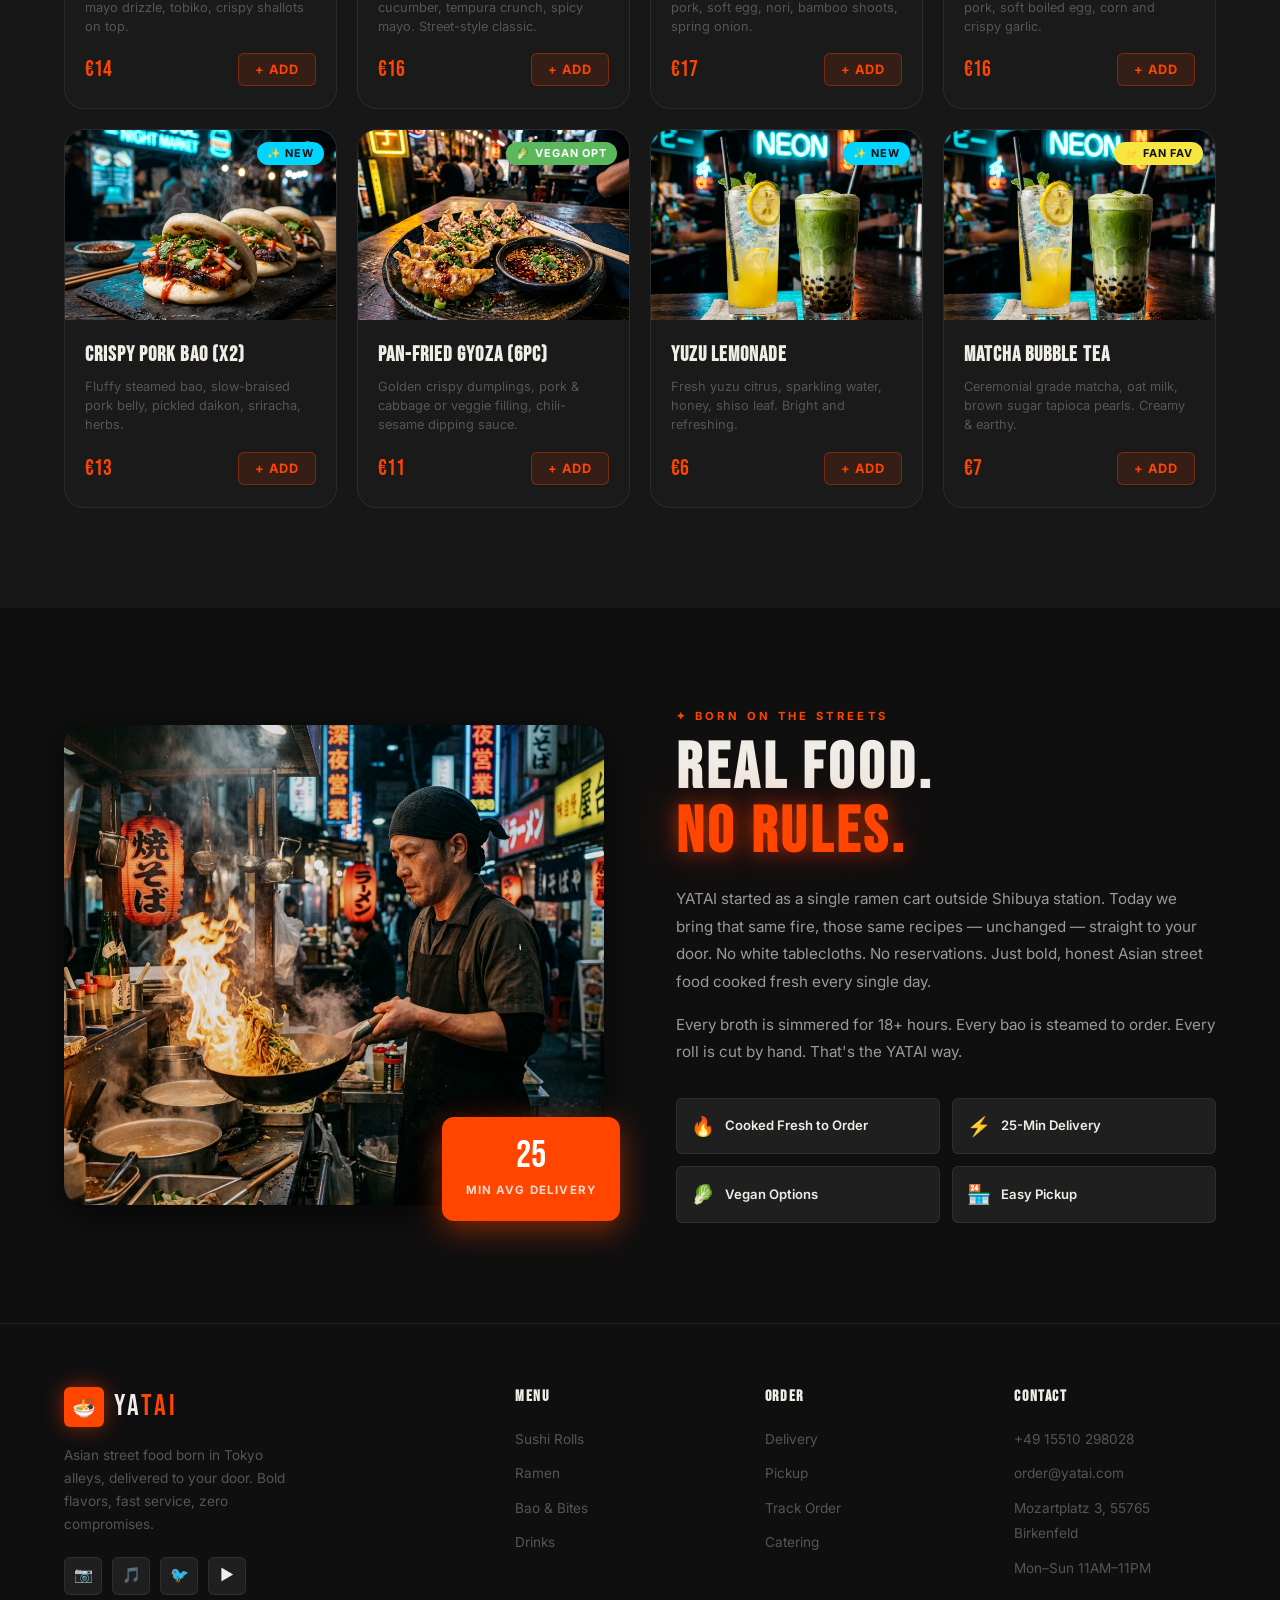
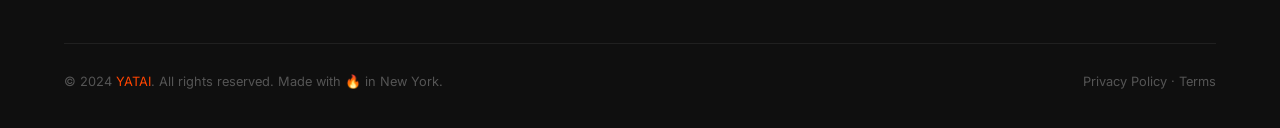
<file: yatai/index.html>
<!DOCTYPE html>
<html lang="en">
<head>
  <meta charset="UTF-8" />
  <meta name="viewport" content="width=device-width, initial-scale=1.0" />
  <meta name="description" content="YATAI — Asian street food delivered to your door. Authentic ramen, sushi rolls, bao buns and more. Order online for delivery or pickup." />
  <meta name="keywords" content="Asian street food, ramen, sushi, bao buns, gyoza, delivery, pickup, online order" />
  <meta property="og:title" content="YATAI — Street Asian Food" />
  <meta property="og:description" content="Bold Asian street flavors. Order online for delivery or pickup." />
  <title>YATAI — Street Asian Food | Order Online</title>
  <link rel="stylesheet" href="style.css" />
  <link rel="icon" href="data:image/svg+xml,<svg xmlns='http://www.w3.org/2000/svg' viewBox='0 0 100 100'><text y='.9em' font-size='90'>🍜</text></svg>" />
</head>
<body>

  <!-- ===== NAVBAR ===== -->
  <nav id="navbar" role="navigation" aria-label="Main navigation">
    <div class="container nav-inner">

      <a href="#hero" class="nav-logo" id="nav-logo">
        <div class="nav-logo-icon">🍜</div>
        <span class="nav-logo-text">YA<em>TAI</em></span>
      </a>

      <ul class="nav-links" id="nav-links">
        <li><a href="#menu"  id="nav-menu-link">Menu</a></li>
        <li><a href="#about" id="nav-about-link">Our Story</a></li>
        <li>
          <button class="nav-cart-btn" id="nav-cart-btn" onclick="openDrawer()" aria-label="Open cart">
            🛒 Cart
            <span class="cart-badge" id="cart-badge">0</span>
          </button>
        </li>
      </ul>

      <button class="nav-hamburger" id="nav-hamburger" aria-label="Toggle navigation" aria-expanded="false">
        <span></span><span></span><span></span>
      </button>

    </div>
  </nav>

  <!-- ===== HERO ===== -->
  <section id="hero" aria-label="Hero section">
    <div class="hero-bg">
      <img src="images/hero.png" alt="Tokyo street food alley at night" loading="eager" />
      <div class="hero-overlay"></div>
    </div>
    <div class="container">
      <div class="hero-content">
        <div class="hero-eyebrow">
          <span class="hero-eyebrow-dot"></span>
          Now Delivering · Open Until 11 PM
        </div>

        <h1 class="hero-title">
          STREET<br />
          <span class="line2">FLAVORS</span>
        </h1>

        <p class="hero-desc">
          Born in the alleys of Tokyo. Raised on bold spices and fire.
          Real Asian street food — ramen, sushi, bao and more —
          delivered hot to your door or ready for pickup.
        </p>

        <div class="hero-cta">
          <button class="btn-fire" id="hero-order-btn" onclick="openDrawer()">
            <span>🔥</span> Order Now
          </button>
          <a href="#menu" class="btn-ghost" id="hero-menu-btn">
            <span>📋</span> See the Menu
          </a>
        </div>

        <div class="hero-stats">
          <div>
            <span class="stat-num" data-count="4.9">0</span>
            <span class="stat-label">Star Rating</span>
          </div>
          <div>
            <span class="stat-num" data-count="2800">0</span>
            <span class="stat-label">Orders / Week</span>
          </div>
          <div>
            <span class="stat-num" data-count="25">0</span>
            <span class="stat-label">Min Delivery</span>
          </div>
        </div>
      </div>
    </div>
  </section>

  <!-- ===== MARQUEE ===== -->
  <div id="marquee" aria-hidden="true">
    <div class="marquee-track" id="marquee-track">
      <!-- duplicated for seamless loop -->
      <span class="marquee-item"><span class="marquee-dot"></span>TONKOTSU RAMEN</span>
      <span class="marquee-item"><span class="marquee-dot"></span>CRISPY BAO BUNS</span>
      <span class="marquee-item"><span class="marquee-dot"></span>SPICY SUSHI ROLLS</span>
      <span class="marquee-item"><span class="marquee-dot"></span>PAN-FRIED GYOZA</span>
      <span class="marquee-item"><span class="marquee-dot"></span>YUZU LEMONADE</span>
      <span class="marquee-item"><span class="marquee-dot"></span>MATCHA BUBBLE TEA</span>
      <span class="marquee-item"><span class="marquee-dot"></span>DELIVERY IN 25 MIN</span>
      <span class="marquee-item"><span class="marquee-dot"></span>PICKUP AVAILABLE</span>
      <span class="marquee-item"><span class="marquee-dot"></span>TONKOTSU RAMEN</span>
      <span class="marquee-item"><span class="marquee-dot"></span>CRISPY BAO BUNS</span>
      <span class="marquee-item"><span class="marquee-dot"></span>SPICY SUSHI ROLLS</span>
      <span class="marquee-item"><span class="marquee-dot"></span>PAN-FRIED GYOZA</span>
      <span class="marquee-item"><span class="marquee-dot"></span>YUZU LEMONADE</span>
      <span class="marquee-item"><span class="marquee-dot"></span>MATCHA BUBBLE TEA</span>
      <span class="marquee-item"><span class="marquee-dot"></span>DELIVERY IN 25 MIN</span>
      <span class="marquee-item"><span class="marquee-dot"></span>PICKUP AVAILABLE</span>
    </div>
  </div>

  <!-- ===== MENU ===== -->
  <section id="menu" aria-label="Menu section">
    <div class="container">
      <div class="menu-header fade-up">
        <div class="section-eyebrow">✦ What We Make</div>
        <h2 class="section-heading">THE <span class="neon-orange">MENU</span></h2>
        <p class="section-sub">Every dish cooked fresh when you order. No freezers. No shortcuts.</p>
      </div>

      <div class="menu-filters fade-up" role="group" aria-label="Menu category filters">
        <button class="filter-btn active" data-filter="all"     id="f-all">All Items</button>
        <button class="filter-btn"        data-filter="sushi"   id="f-sushi">🍣 Sushi</button>
        <button class="filter-btn"        data-filter="ramen"   id="f-ramen">🍜 Ramen</button>
        <button class="filter-btn"        data-filter="bites"   id="f-bites">🥟 Bao &amp; Bites</button>
        <button class="filter-btn"        data-filter="drinks"  id="f-drinks">🧃 Drinks</button>
      </div>

      <div class="menu-grid" id="menu-grid">

        <!-- SUSHI -->
        <div class="menu-card fade-up" data-category="sushi" id="card-spicy-roll"
             data-name="Spicy Street Roll" data-price="14" data-img="images/spicy_roll.png">
          <div class="card-img-wrap">
            <img class="card-img" src="images/spicy_roll.png" alt="Spicy Street Roll" loading="lazy" />
            <span class="card-tag tag tag-hot">🔥 Hot</span>
          </div>
          <div class="card-body">
            <h3 class="card-name">Spicy Street Roll</h3>
            <p class="card-desc">Spicy tuna & jalapeño inside, sriracha mayo drizzle, tobiko, crispy shallots on top.</p>
            <div class="card-footer">
              <span class="card-price">€14</span>
              <button class="card-add" id="add-spicy-roll" onclick="addToCart(this)">+ ADD</button>
            </div>
          </div>
        </div>

        <div class="menu-card fade-up" data-category="sushi" id="card-salmon-crunch"
             data-name="Salmon Crunch Roll" data-price="16" data-img="images/spicy_roll.png">
          <div class="card-img-wrap">
            <img class="card-img" src="images/spicy_roll.png" alt="Salmon Crunch Roll" loading="lazy" />
            <span class="card-tag tag tag-fav">⭐ Fan Fav</span>
          </div>
          <div class="card-body">
            <h3 class="card-name">Salmon Crunch Roll</h3>
            <p class="card-desc">Fresh salmon, cream cheese, cucumber, tempura crunch, spicy mayo. Street-style classic.</p>
            <div class="card-footer">
              <span class="card-price">€16</span>
              <button class="card-add" id="add-salmon-crunch" onclick="addToCart(this)">+ ADD</button>
            </div>
          </div>
        </div>

        <!-- RAMEN -->
        <div class="menu-card fade-up" data-category="ramen" id="card-tonkotsu"
             data-name="Tonkotsu Ramen" data-price="17" data-img="images/ramen.png">
          <div class="card-img-wrap">
            <img class="card-img" src="images/ramen.png" alt="Tonkotsu Ramen" loading="lazy" />
            <span class="card-tag tag tag-fav">⭐ Fan Fav</span>
          </div>
          <div class="card-body">
            <h3 class="card-name">Tonkotsu Ramen</h3>
            <p class="card-desc">18-hour pork bone broth, chashu pork, soft egg, nori, bamboo shoots, spring onion.</p>
            <div class="card-footer">
              <span class="card-price">€17</span>
              <button class="card-add" id="add-tonkotsu" onclick="addToCart(this)">+ ADD</button>
            </div>
          </div>
        </div>

        <div class="menu-card fade-up" data-category="ramen" id="card-miso-ramen"
             data-name="Spicy Miso Ramen" data-price="16" data-img="images/ramen.png">
          <div class="card-img-wrap">
            <img class="card-img" src="images/ramen.png" alt="Spicy Miso Ramen" loading="lazy" />
            <span class="card-tag tag tag-hot">🔥 Hot</span>
          </div>
          <div class="card-body">
            <h3 class="card-name">Spicy Miso Ramen</h3>
            <p class="card-desc">Rich miso broth with chili oil, ground pork, soft boiled egg, corn and crispy garlic.</p>
            <div class="card-footer">
              <span class="card-price">€16</span>
              <button class="card-add" id="add-miso-ramen" onclick="addToCart(this)">+ ADD</button>
            </div>
          </div>
        </div>

        <!-- BAO & BITES -->
        <div class="menu-card fade-up" data-category="bites" id="card-pork-bao"
             data-name="Crispy Pork Bao (x2)" data-price="13" data-img="images/bao.png">
          <div class="card-img-wrap">
            <img class="card-img" src="images/bao.png" alt="Crispy Pork Bao" loading="lazy" />
            <span class="card-tag tag tag-new">✨ New</span>
          </div>
          <div class="card-body">
            <h3 class="card-name">Crispy Pork Bao (x2)</h3>
            <p class="card-desc">Fluffy steamed bao, slow-braised pork belly, pickled daikon, sriracha, herbs.</p>
            <div class="card-footer">
              <span class="card-price">€13</span>
              <button class="card-add" id="add-pork-bao" onclick="addToCart(this)">+ ADD</button>
            </div>
          </div>
        </div>

        <div class="menu-card fade-up" data-category="bites" id="card-gyoza"
             data-name="Pan-Fried Gyoza (6pc)" data-price="11" data-img="images/gyoza.png">
          <div class="card-img-wrap">
            <img class="card-img" src="images/gyoza.png" alt="Pan-Fried Gyoza" loading="lazy" />
            <span class="card-tag tag tag-vegan">🥬 Vegan Opt</span>
          </div>
          <div class="card-body">
            <h3 class="card-name">Pan-Fried Gyoza (6pc)</h3>
            <p class="card-desc">Golden crispy dumplings, pork & cabbage or veggie filling, chili-sesame dipping sauce.</p>
            <div class="card-footer">
              <span class="card-price">€11</span>
              <button class="card-add" id="add-gyoza" onclick="addToCart(this)">+ ADD</button>
            </div>
          </div>
        </div>

        <!-- DRINKS -->
        <div class="menu-card fade-up" data-category="drinks" id="card-yuzu"
             data-name="Yuzu Lemonade" data-price="6" data-img="images/drinks.png">
          <div class="card-img-wrap">
            <img class="card-img" src="images/drinks.png" alt="Yuzu Lemonade" loading="lazy" />
            <span class="card-tag tag tag-new">✨ New</span>
          </div>
          <div class="card-body">
            <h3 class="card-name">Yuzu Lemonade</h3>
            <p class="card-desc">Fresh yuzu citrus, sparkling water, honey, shiso leaf. Bright and refreshing.</p>
            <div class="card-footer">
              <span class="card-price">€6</span>
              <button class="card-add" id="add-yuzu" onclick="addToCart(this)">+ ADD</button>
            </div>
          </div>
        </div>

        <div class="menu-card fade-up" data-category="drinks" id="card-bubble-tea"
             data-name="Matcha Bubble Tea" data-price="7" data-img="images/drinks.png">
          <div class="card-img-wrap">
            <img class="card-img" src="images/drinks.png" alt="Matcha Bubble Tea" loading="lazy" />
            <span class="card-tag tag tag-fav">⭐ Fan Fav</span>
          </div>
          <div class="card-body">
            <h3 class="card-name">Matcha Bubble Tea</h3>
            <p class="card-desc">Ceremonial grade matcha, oat milk, brown sugar tapioca pearls. Creamy & earthy.</p>
            <div class="card-footer">
              <span class="card-price">€7</span>
              <button class="card-add" id="add-bubble-tea" onclick="addToCart(this)">+ ADD</button>
            </div>
          </div>
        </div>

      </div><!-- /menu-grid -->
    </div>
  </section>

  <!-- ===== ABOUT ===== -->
  <section id="about" aria-label="About YATAI">
    <div class="container">
      <div class="about-grid">

        <div class="about-img-wrap fade-up">
          <img class="about-img" src="images/street.png" alt="YATAI street kitchen chef" loading="lazy" />
          <div class="about-img-badge">
            <span class="about-badge-num">25</span>
            <span class="about-badge-text">Min Avg Delivery</span>
          </div>
        </div>

        <div class="about-text fade-up">
          <div class="section-eyebrow">✦ Born on the Streets</div>
          <h2 class="section-heading">REAL FOOD.<br /><span class="neon-orange">NO RULES.</span></h2>
          <p class="about-desc">
            YATAI started as a single ramen cart outside Shibuya station.
            Today we bring that same fire, those same recipes — unchanged —
            straight to your door. No white tablecloths. No reservations.
            Just bold, honest Asian street food cooked fresh every single day.
          </p>
          <p class="about-desc">
            Every broth is simmered for 18+ hours. Every bao is steamed to order.
            Every roll is cut by hand. That's the YATAI way.
          </p>

          <div class="about-features">
            <div class="about-feat">
              <span class="about-feat-icon">🔥</span>
              <span class="about-feat-label">Cooked Fresh to Order</span>
            </div>
            <div class="about-feat">
              <span class="about-feat-icon">⚡</span>
              <span class="about-feat-label">25-Min Delivery</span>
            </div>
            <div class="about-feat">
              <span class="about-feat-icon">🥬</span>
              <span class="about-feat-label">Vegan Options</span>
            </div>
            <div class="about-feat">
              <span class="about-feat-icon">🏪</span>
              <span class="about-feat-label">Easy Pickup</span>
            </div>
          </div>
        </div>

      </div>
    </div>
  </section>

  <!-- ===== FOOTER ===== -->
  <footer id="footer" aria-label="Site footer">
    <div class="container">
      <div class="footer-grid">

        <div class="footer-brand">
          <div class="nav-logo">
            <div class="nav-logo-icon">🍜</div>
            <span class="nav-logo-text">YA<em>TAI</em></span>
          </div>
          <p>Asian street food born in Tokyo alleys, delivered to your door. Bold flavors, fast service, zero compromises.</p>
          <div class="footer-socials">
            <a href="#" class="social-btn" id="social-ig"  aria-label="Instagram">📷</a>
            <a href="#" class="social-btn" id="social-tt"  aria-label="TikTok">🎵</a>
            <a href="#" class="social-btn" id="social-tw"  aria-label="Twitter">🐦</a>
            <a href="#" class="social-btn" id="social-yt"  aria-label="YouTube">▶️</a>
          </div>
        </div>

        <div>
          <h4 class="footer-col-title">MENU</h4>
          <ul class="footer-links">
            <li><a href="#menu" id="f-link-sushi">Sushi Rolls</a></li>
            <li><a href="#menu" id="f-link-ramen">Ramen</a></li>
            <li><a href="#menu" id="f-link-bao">Bao &amp; Bites</a></li>
            <li><a href="#menu" id="f-link-drinks">Drinks</a></li>
          </ul>
        </div>

        <div>
          <h4 class="footer-col-title">ORDER</h4>
          <ul class="footer-links">
            <li><a href="#" id="f-delivery" onclick="openDrawer();return false;">Delivery</a></li>
            <li><a href="#" id="f-pickup"   onclick="openDrawer();return false;">Pickup</a></li>
            <li><a href="#" id="f-track">Track Order</a></li>
            <li><a href="#" id="f-catering">Catering</a></li>
          </ul>
        </div>

        <div>
          <h4 class="footer-col-title">CONTACT</h4>
          <ul class="footer-links">
            <li><a href="tel:+4915510298028" id="f-phone">+49 15510 298028</a></li>
            <li><a href="mailto:order@yatai.com" id="f-email">order@yatai.com</a></li>
            <li><a href="#" id="f-addr">Mozartplatz 3, 55765 Birkenfeld</a></li>
            <li><a href="#" id="f-hours">Mon–Sun 11AM–11PM</a></li>
          </ul>
        </div>

      </div>

      <div class="footer-bottom">
        <p>© 2024 <span>YATAI</span>. All rights reserved. Made with 🔥 in New York.</p>
        <p>
          <a href="#" id="f-privacy" style="color:var(--text3)">Privacy Policy</a> ·
          <a href="#" id="f-terms"   style="color:var(--text3)">Terms</a>
        </p>
      </div>
    </div>
  </footer>

  <!-- ===== CART DRAWER ===== -->
  <div class="drawer-overlay" id="drawer-overlay" onclick="closeDrawer()"></div>

  <aside class="cart-drawer" id="cart-drawer" aria-label="Shopping cart" role="complementary">
    <div class="drawer-header">
      <h2 class="drawer-title">YOUR ORDER 🛒</h2>
      <button class="drawer-close" id="drawer-close-btn" onclick="closeDrawer()" aria-label="Close cart">✕</button>
    </div>

    <!-- Delivery / Pickup Toggle -->
    <div class="order-type-toggle" role="group" aria-label="Order type">
      <button class="toggle-opt active" id="toggle-delivery" onclick="setOrderType('delivery')">🛵 Delivery</button>
      <button class="toggle-opt"       id="toggle-pickup"   onclick="setOrderType('pickup')">🏪 Pickup</button>
    </div>

    <div class="delivery-address show" id="delivery-address">
      <input class="addr-input" id="addr-input" type="text" placeholder="Enter your delivery address…" aria-label="Delivery address" />
    </div>

    <!-- Items -->
    <div class="cart-items" id="cart-items">
      <div class="cart-empty" id="cart-empty">
        <div class="cart-empty-icon">🍜</div>
        <p class="cart-empty-text">Your cart is empty.<br />Add something delicious!</p>
      </div>
    </div>

    <!-- Footer -->
    <div class="drawer-footer">
      <div class="cart-summary" id="cart-summary" style="display:none">
        <div class="summary-row"><span>Subtotal</span><span id="summary-subtotal">$0.00</span></div>
        <div class="summary-row" id="delivery-fee-row"><span>Delivery fee</span><span>$2.99</span></div>
        <div class="summary-row total"><span>Total</span><span id="summary-total">$0.00</span></div>
      </div>
      <button class="checkout-btn" id="checkout-btn" onclick="openCheckout()" disabled>
        Place Order →
      </button>
    </div>
  </aside>

  <!-- ===== CHECKOUT MODAL ===== -->
  <div class="modal-overlay" id="modal-overlay" role="dialog" aria-modal="true" aria-labelledby="checkout-modal-title">
    <div class="checkout-modal" id="checkout-modal">
      <button class="modal-close" onclick="closeCheckout()" aria-label="Close checkout">✕</button>

      <div id="checkout-form-wrap">
        <h2 class="modal-title" id="checkout-modal-title">CHECKOUT</h2>
        <p class="modal-sub" id="checkout-modal-sub">Almost there — just a few details.</p>

        <!-- Mini order summary -->
        <div class="order-summary-mini" id="order-summary-mini">
          <div class="order-summary-mini-title">Order Summary</div>
          <div id="mini-items"></div>
          <div class="mini-total">
            <span>Total</span>
            <span id="mini-total-val">$0.00</span>
          </div>
        </div>

        <form id="checkout-form" novalidate>
          <div class="form-row">
            <div class="form-group">
              <label class="form-label" for="co-first">First Name</label>
              <input class="form-input" id="co-first" type="text" placeholder="Kenji" required />
            </div>
            <div class="form-group">
              <label class="form-label" for="co-last">Last Name</label>
              <input class="form-input" id="co-last" type="text" placeholder="Mori" required />
            </div>
          </div>

          <div class="form-group">
            <label class="form-label" for="co-phone">Phone Number</label>
            <input class="form-input" id="co-phone" type="tel" placeholder="+49 15510 298028" required />
          </div>

          <div class="form-group" id="co-addr-group">
            <label class="form-label" for="co-addr">Delivery Address</label>
            <input class="form-input" id="co-addr" type="text" placeholder="Mozartplatz 3, 55765 Birkenfeld" />
          </div>

          <div class="form-group">
            <label class="form-label" for="co-time">Preferred Time</label>
            <select class="form-select" id="co-time" required>
              <option value="">Select a time slot</option>
              <option>ASAP (25–35 min)</option>
              <option>In 1 hour</option>
              <option>In 1.5 hours</option>
              <option>In 2 hours</option>
            </select>
          </div>

          <div class="form-group">
            <label class="form-label" for="co-notes">Special Instructions</label>
            <input class="form-input" id="co-notes" type="text" placeholder="No onions, extra spicy, ring doorbell…" />
          </div>

          <button class="submit-order-btn" id="submit-order-btn" type="submit">
            🔥 Confirm Order
          </button>
        </form>
      </div>

      <!-- Success Screen -->
      <div class="order-success" id="order-success">
        <div class="success-emoji">🎉</div>
        <h3 class="success-h">ORDER PLACED!</h3>
        <p class="success-p">
          Your food is being prepared with fire and love.<br />
          We'll text you when it's on the way.
        </p>
        <div class="eta-badge" id="eta-badge">⚡ ETA: 25–35 minutes</div>
      </div>

    </div>
  </div>

  <script src="app.js"></script>
</body>
</html>
</file>
<file: sushizen/style.css>
/* ============================================
   SUSHI ZEN — Design System & Stylesheet
   ============================================ */

@import url('https://fonts.googleapis.com/css2?family=Playfair+Display:ital,wght@0,400;0,600;0,700;1,400&family=Outfit:wght@300;400;500;600&display=swap');

/* ─── CSS Variables ─────────────────────────── */
:root {
  --bg-primary:      #0c0c0a;
  --bg-secondary:    #141412;
  --bg-card:         #1a1a18;
  --bg-glass:        rgba(255, 255, 255, 0.04);
  --border-glass:    rgba(255, 255, 255, 0.08);

  --gold:            #d4af37;
  --gold-light:      #f0d060;
  --gold-dim:        rgba(212, 175, 55, 0.15);
  --crimson:         #c0392b;
  --wasabi:          #5cb85c;

  --text-primary:    #f0ede6;
  --text-secondary:  #a09880;
  --text-muted:      #5a5445;

  --font-display:    'Playfair Display', serif;
  --font-body:       'Outfit', sans-serif;

  --radius-sm:       6px;
  --radius-md:       12px;
  --radius-lg:       20px;
  --radius-xl:       32px;

  --shadow-gold:     0 0 40px rgba(212, 175, 55, 0.12);
  --shadow-card:     0 8px 32px rgba(0, 0, 0, 0.5);
  --shadow-deep:     0 24px 64px rgba(0, 0, 0, 0.7);

  --transition:      0.3s cubic-bezier(0.4, 0, 0.2, 1);
  --transition-slow: 0.6s cubic-bezier(0.4, 0, 0.2, 1);
}

/* ─── Reset & Base ──────────────────────────── */
*, *::before, *::after { box-sizing: border-box; margin: 0; padding: 0; }

html { scroll-behavior: smooth; font-size: 16px; }

body {
  font-family: var(--font-body);
  background-color: var(--bg-primary);
  color: var(--text-primary);
  line-height: 1.6;
  overflow-x: hidden;
}

img { display: block; max-width: 100%; }
a  { color: inherit; text-decoration: none; }
ul { list-style: none; }

/* ─── Scrollbar ─────────────────────────────── */
::-webkit-scrollbar { width: 6px; }
::-webkit-scrollbar-track { background: var(--bg-primary); }
::-webkit-scrollbar-thumb { background: var(--gold-dim); border-radius: 3px; }
::-webkit-scrollbar-thumb:hover { background: var(--gold); }

/* ─── Utility ───────────────────────────────── */
.container {
  max-width: 1200px;
  margin: 0 auto;
  padding: 0 24px;
}

.gold-text {
  background: linear-gradient(135deg, var(--gold), var(--gold-light));
  -webkit-background-clip: text;
  -webkit-text-fill-color: transparent;
  background-clip: text;
}

.section-label {
  display: inline-block;
  font-family: var(--font-body);
  font-size: 0.7rem;
  font-weight: 600;
  letter-spacing: 0.3em;
  text-transform: uppercase;
  color: var(--gold);
  margin-bottom: 16px;
}

.section-title {
  font-family: var(--font-display);
  font-size: clamp(2rem, 4vw, 3rem);
  font-weight: 700;
  line-height: 1.2;
  color: var(--text-primary);
  margin-bottom: 16px;
}

.section-subtitle {
  font-size: 1rem;
  color: var(--text-secondary);
  max-width: 480px;
}

.divider {
  width: 60px;
  height: 2px;
  background: linear-gradient(90deg, var(--gold), transparent);
  margin: 20px 0 40px;
}

/* ─── Animations ────────────────────────────── */
@keyframes fadeInUp {
  from { opacity: 0; transform: translateY(40px); }
  to   { opacity: 1; transform: translateY(0); }
}
@keyframes fadeIn {
  from { opacity: 0; }
  to   { opacity: 1; }
}
@keyframes float {
  0%, 100% { transform: translateY(0px); }
  50%       { transform: translateY(-12px); }
}
@keyframes shimmer {
  0%   { background-position: -200% center; }
  100% { background-position:  200% center; }
}
@keyframes scaleIn {
  from { opacity: 0; transform: scale(0.92); }
  to   { opacity: 1; transform: scale(1); }
}
@keyframes modalSlide {
  from { opacity: 0; transform: translateY(-30px) scale(0.96); }
  to   { opacity: 1; transform: translateY(0)    scale(1); }
}

.fade-in {
  opacity: 0;
  transform: translateY(30px);
  transition: opacity 0.7s ease, transform 0.7s ease;
}
.fade-in.visible {
  opacity: 1;
  transform: translateY(0);
}

/* ─── Navigation ────────────────────────────── */
#navbar {
  position: fixed;
  top: 0; left: 0; right: 0;
  z-index: 1000;
  padding: 24px 0;
  transition: var(--transition);
}

#navbar.scrolled {
  padding: 14px 0;
  background: rgba(12, 12, 10, 0.85);
  backdrop-filter: blur(20px);
  -webkit-backdrop-filter: blur(20px);
  border-bottom: 1px solid var(--border-glass);
  box-shadow: 0 4px 30px rgba(0,0,0,0.4);
}

.nav-inner {
  display: flex;
  align-items: center;
  justify-content: space-between;
}

.nav-logo {
  display: flex;
  align-items: center;
  gap: 10px;
}

.nav-logo-mark {
  width: 36px; height: 36px;
  background: linear-gradient(135deg, var(--gold), var(--gold-light));
  border-radius: 50%;
  display: flex; align-items: center; justify-content: center;
  font-size: 1rem;
}

.nav-logo-text {
  font-family: var(--font-display);
  font-size: 1.4rem;
  font-weight: 700;
  letter-spacing: 0.02em;
  color: var(--text-primary);
}

.nav-logo-text span { color: var(--gold); }

.nav-links {
  display: flex;
  gap: 36px;
  align-items: center;
}

.nav-links a {
  font-size: 0.875rem;
  font-weight: 500;
  color: var(--text-secondary);
  letter-spacing: 0.05em;
  transition: var(--transition);
  position: relative;
}

.nav-links a::after {
  content: '';
  position: absolute;
  bottom: -4px; left: 0;
  width: 0; height: 1px;
  background: var(--gold);
  transition: var(--transition);
}

.nav-links a:hover { color: var(--text-primary); }
.nav-links a:hover::after { width: 100%; }

.nav-reserve-btn {
  padding: 10px 22px;
  background: linear-gradient(135deg, var(--gold), var(--gold-light));
  color: var(--bg-primary) !important;
  border-radius: var(--radius-md);
  font-weight: 600;
  font-size: 0.85rem !important;
  transition: var(--transition) !important;
  box-shadow: 0 4px 20px rgba(212, 175, 55, 0.3);
}

.nav-reserve-btn:hover {
  transform: translateY(-2px);
  box-shadow: 0 8px 30px rgba(212, 175, 55, 0.5) !important;
}

.nav-reserve-btn::after { display: none !important; }

.nav-hamburger {
  display: none;
  flex-direction: column;
  gap: 5px;
  cursor: pointer;
  background: none;
  border: none;
  padding: 4px;
}

.nav-hamburger span {
  display: block;
  width: 24px; height: 2px;
  background: var(--text-primary);
  border-radius: 2px;
  transition: var(--transition);
}

/* ─── Hero Section ──────────────────────────── */
#hero {
  position: relative;
  min-height: 100vh;
  display: flex;
  align-items: center;
  overflow: hidden;
}

.hero-bg {
  position: absolute;
  inset: 0;
  z-index: 0;
}

.hero-bg img {
  width: 100%; height: 100%;
  object-fit: cover;
  object-position: center;
  opacity: 0.35;
  transform: scale(1.05);
  animation: slowZoom 20s ease infinite alternate;
}

@keyframes slowZoom {
  from { transform: scale(1.05); }
  to   { transform: scale(1.12); }
}

.hero-overlay {
  position: absolute;
  inset: 0;
  background: linear-gradient(
    135deg,
    rgba(12,12,10,0.92) 0%,
    rgba(12,12,10,0.6) 50%,
    rgba(12,12,10,0.8) 100%
  );
}

.hero-content {
  position: relative;
  z-index: 1;
  max-width: 640px;
  animation: fadeInUp 1s ease 0.2s both;
}

.hero-badge {
  display: inline-flex;
  align-items: center;
  gap: 8px;
  padding: 6px 16px;
  background: var(--gold-dim);
  border: 1px solid rgba(212, 175, 55, 0.25);
  border-radius: 50px;
  font-size: 0.75rem;
  font-weight: 600;
  letter-spacing: 0.15em;
  text-transform: uppercase;
  color: var(--gold);
  margin-bottom: 28px;
}

.hero-badge::before {
  content: '';
  width: 6px; height: 6px;
  border-radius: 50%;
  background: var(--gold);
  animation: pulse 2s ease infinite;
}

@keyframes pulse {
  0%, 100% { opacity: 1; transform: scale(1); }
  50%       { opacity: 0.5; transform: scale(1.4); }
}

.hero-title {
  font-family: var(--font-display);
  font-size: clamp(2.8rem, 7vw, 5.5rem);
  font-weight: 700;
  line-height: 1.1;
  margin-bottom: 24px;
}

.hero-title em {
  font-style: italic;
  display: block;
}

.hero-description {
  font-size: 1.1rem;
  color: var(--text-secondary);
  line-height: 1.7;
  margin-bottom: 40px;
  max-width: 500px;
}

.hero-actions {
  display: flex;
  gap: 16px;
  flex-wrap: wrap;
  align-items: center;
}

.btn-primary {
  display: inline-flex;
  align-items: center;
  gap: 10px;
  padding: 16px 32px;
  background: linear-gradient(135deg, var(--gold), var(--gold-light));
  color: var(--bg-primary);
  border: none;
  border-radius: var(--radius-md);
  font-family: var(--font-body);
  font-size: 0.95rem;
  font-weight: 600;
  cursor: pointer;
  transition: var(--transition);
  box-shadow: 0 8px 30px rgba(212, 175, 55, 0.35);
  letter-spacing: 0.02em;
}

.btn-primary:hover {
  transform: translateY(-3px);
  box-shadow: 0 16px 48px rgba(212, 175, 55, 0.5);
}

.btn-primary:active { transform: translateY(-1px); }

.btn-secondary {
  display: inline-flex;
  align-items: center;
  gap: 10px;
  padding: 15px 30px;
  background: transparent;
  color: var(--text-primary);
  border: 1px solid var(--border-glass);
  border-radius: var(--radius-md);
  font-family: var(--font-body);
  font-size: 0.95rem;
  font-weight: 500;
  cursor: pointer;
  transition: var(--transition);
  backdrop-filter: blur(10px);
}

.btn-secondary:hover {
  border-color: var(--gold);
  color: var(--gold);
  transform: translateY(-2px);
}

.hero-stats {
  position: relative;
  z-index: 1;
  margin-top: 64px;
  display: flex;
  gap: 48px;
}

.hero-stat { text-align: center; }

.hero-stat-number {
  display: block;
  font-family: var(--font-display);
  font-size: 2rem;
  font-weight: 700;
  color: var(--gold);
}

.hero-stat-label {
  font-size: 0.78rem;
  color: var(--text-muted);
  letter-spacing: 0.1em;
  text-transform: uppercase;
}

/* ─── About / Story Section ─────────────────── */
#story {
  padding: 120px 0;
  position: relative;
}

.story-grid {
  display: grid;
  grid-template-columns: 1fr 1fr;
  gap: 80px;
  align-items: center;
}

.story-images {
  position: relative;
  height: 520px;
}

.story-img-main {
  position: absolute;
  top: 0; left: 0;
  width: 75%;
  height: 85%;
  object-fit: cover;
  border-radius: var(--radius-lg);
  box-shadow: var(--shadow-deep);
}

.story-img-accent {
  position: absolute;
  bottom: 0; right: 0;
  width: 55%;
  height: 55%;
  object-fit: cover;
  border-radius: var(--radius-md);
  box-shadow: var(--shadow-deep);
  border: 3px solid var(--bg-primary);
}

.story-badge {
  position: absolute;
  top: 50%; left: 60%;
  transform: translate(-50%, -50%);
  width: 100px; height: 100px;
  background: linear-gradient(135deg, var(--gold), var(--gold-light));
  border-radius: 50%;
  display: flex; flex-direction: column;
  align-items: center; justify-content: center;
  box-shadow: 0 12px 40px rgba(212,175,55,0.4);
  animation: float 4s ease-in-out infinite;
  z-index: 10;
}

.story-badge-num {
  font-family: var(--font-display);
  font-size: 1.6rem;
  font-weight: 700;
  color: var(--bg-primary);
  line-height: 1;
}

.story-badge-text {
  font-size: 0.6rem;
  font-weight: 600;
  color: var(--bg-primary);
  text-transform: uppercase;
  letter-spacing: 0.05em;
}

.story-features {
  display: grid;
  grid-template-columns: 1fr 1fr;
  gap: 16px;
  margin-top: 36px;
}

.story-feature {
  display: flex;
  align-items: flex-start;
  gap: 12px;
  padding: 16px;
  background: var(--bg-glass);
  border: 1px solid var(--border-glass);
  border-radius: var(--radius-md);
  transition: var(--transition);
}

.story-feature:hover {
  border-color: var(--gold-dim);
  background: rgba(212, 175, 55, 0.05);
}

.story-feature-icon {
  font-size: 1.4rem;
  line-height: 1;
  flex-shrink: 0;
}

.story-feature-title {
  font-weight: 600;
  font-size: 0.875rem;
  color: var(--text-primary);
}

.story-feature-desc {
  font-size: 0.78rem;
  color: var(--text-muted);
  margin-top: 2px;
}

/* ─── Menu Section ──────────────────────────── */
#menu {
  padding: 120px 0;
  background: var(--bg-secondary);
  position: relative;
}

#menu::before {
  content: '';
  position: absolute;
  top: 0; left: 0; right: 0;
  height: 1px;
  background: linear-gradient(90deg, transparent, var(--border-glass), transparent);
}

.menu-header {
  text-align: center;
  margin-bottom: 56px;
}

.menu-header .divider { margin: 20px auto 40px; }

.menu-filters {
  display: flex;
  justify-content: center;
  gap: 12px;
  flex-wrap: wrap;
  margin-bottom: 52px;
}

.filter-btn {
  padding: 10px 24px;
  background: transparent;
  border: 1px solid var(--border-glass);
  border-radius: 50px;
  color: var(--text-secondary);
  font-family: var(--font-body);
  font-size: 0.85rem;
  font-weight: 500;
  cursor: pointer;
  transition: var(--transition);
  letter-spacing: 0.04em;
}

.filter-btn:hover {
  border-color: var(--gold);
  color: var(--gold);
}

.filter-btn.active {
  background: linear-gradient(135deg, var(--gold), var(--gold-light));
  border-color: transparent;
  color: var(--bg-primary);
  font-weight: 600;
  box-shadow: 0 4px 20px rgba(212, 175, 55, 0.3);
}

.menu-grid {
  display: grid;
  grid-template-columns: repeat(auto-fill, minmax(280px, 1fr));
  gap: 24px;
}

.menu-card {
  background: var(--bg-card);
  border: 1px solid var(--border-glass);
  border-radius: var(--radius-lg);
  overflow: hidden;
  transition: var(--transition);
  cursor: pointer;
  animation: scaleIn 0.4s ease both;
}

.menu-card:hover {
  transform: translateY(-8px);
  border-color: rgba(212, 175, 55, 0.2);
  box-shadow: var(--shadow-gold), var(--shadow-card);
}

.menu-card.hidden {
  display: none;
}

.menu-card-img {
  width: 100%;
  height: 200px;
  object-fit: cover;
  transition: transform 0.5s ease;
}

.menu-card:hover .menu-card-img {
  transform: scale(1.06);
}

.menu-card-img-wrap {
  overflow: hidden;
  position: relative;
}

.menu-card-tag {
  position: absolute;
  top: 12px; right: 12px;
  padding: 4px 10px;
  border-radius: 50px;
  font-size: 0.7rem;
  font-weight: 600;
  letter-spacing: 0.08em;
  text-transform: uppercase;
}

.tag-popular {
  background: rgba(212, 175, 55, 0.9);
  color: var(--bg-primary);
}

.tag-new {
  background: rgba(92, 184, 92, 0.9);
  color: #fff;
}

.tag-spicy {
  background: rgba(192, 57, 43, 0.9);
  color: #fff;
}

.menu-card-body {
  padding: 20px;
}

.menu-card-name {
  font-family: var(--font-display);
  font-size: 1.15rem;
  font-weight: 600;
  color: var(--text-primary);
  margin-bottom: 6px;
}

.menu-card-desc {
  font-size: 0.82rem;
  color: var(--text-muted);
  line-height: 1.5;
  margin-bottom: 16px;
}

.menu-card-footer {
  display: flex;
  align-items: center;
  justify-content: space-between;
}

.menu-card-price {
  font-family: var(--font-display);
  font-size: 1.2rem;
  font-weight: 700;
  color: var(--gold);
}

.menu-card-order {
  width: 36px; height: 36px;
  background: var(--gold-dim);
  border: 1px solid rgba(212, 175, 55, 0.2);
  border-radius: 50%;
  display: flex; align-items: center; justify-content: center;
  font-size: 1.1rem;
  cursor: pointer;
  transition: var(--transition);
  color: var(--gold);
}

.menu-card-order:hover {
  background: var(--gold);
  color: var(--bg-primary);
  transform: scale(1.1);
}

/* ─── Experience / Features Section ─────────── */
#experience {
  padding: 120px 0;
}

.experience-grid {
  display: grid;
  grid-template-columns: repeat(3, 1fr);
  gap: 24px;
  margin-top: 60px;
}

.experience-card {
  padding: 40px 32px;
  background: var(--bg-glass);
  border: 1px solid var(--border-glass);
  border-radius: var(--radius-lg);
  text-align: center;
  transition: var(--transition);
  position: relative;
  overflow: hidden;
}

.experience-card::before {
  content: '';
  position: absolute;
  top: 0; left: 50%; transform: translateX(-50%);
  width: 60%; height: 1px;
  background: linear-gradient(90deg, transparent, var(--gold), transparent);
  opacity: 0;
  transition: var(--transition);
}

.experience-card:hover { transform: translateY(-8px); border-color: var(--gold-dim); }
.experience-card:hover::before { opacity: 1; }

.exp-icon {
  font-size: 2.8rem;
  margin-bottom: 20px;
  display: block;
}

.exp-title {
  font-family: var(--font-display);
  font-size: 1.3rem;
  font-weight: 600;
  margin-bottom: 12px;
  color: var(--text-primary);
}

.exp-desc {
  font-size: 0.9rem;
  color: var(--text-secondary);
  line-height: 1.7;
}

/* ─── Reservation Section ───────────────────── */
#reservation {
  padding: 120px 0;
  background: var(--bg-secondary);
  position: relative;
}

.reservation-inner {
  display: grid;
  grid-template-columns: 1fr 1fr;
  gap: 80px;
  align-items: center;
}

.reservation-img {
  width: 100%;
  height: 480px;
  object-fit: cover;
  border-radius: var(--radius-lg);
  box-shadow: var(--shadow-deep);
}

.reservation-info { padding-right: 20px; }

.info-list {
  display: flex;
  flex-direction: column;
  gap: 20px;
  margin: 36px 0;
}

.info-item {
  display: flex;
  align-items: center;
  gap: 16px;
}

.info-icon {
  width: 44px; height: 44px;
  flex-shrink: 0;
  background: var(--gold-dim);
  border: 1px solid rgba(212,175,55,0.2);
  border-radius: var(--radius-md);
  display: flex; align-items: center; justify-content: center;
  font-size: 1.2rem;
}

.info-label {
  font-size: 0.75rem;
  color: var(--text-muted);
  text-transform: uppercase;
  letter-spacing: 0.1em;
  margin-bottom: 2px;
}

.info-value {
  font-size: 0.95rem;
  color: var(--text-primary);
  font-weight: 500;
}

/* ─── Modal ─────────────────────────────────── */
.modal-overlay {
  position: fixed;
  inset: 0;
  z-index: 2000;
  background: rgba(0, 0, 0, 0.75);
  backdrop-filter: blur(8px);
  display: flex;
  align-items: center;
  justify-content: center;
  padding: 20px;
  opacity: 0;
  visibility: hidden;
  transition: var(--transition);
}

.modal-overlay.open {
  opacity: 1;
  visibility: visible;
}

.modal {
  background: var(--bg-card);
  border: 1px solid var(--border-glass);
  border-radius: var(--radius-xl);
  padding: 48px;
  width: 100%;
  max-width: 520px;
  max-height: 90vh;
  overflow-y: auto;
  position: relative;
  transform: translateY(-30px) scale(0.96);
  transition: var(--transition);
}

.modal-overlay.open .modal {
  transform: translateY(0) scale(1);
  animation: modalSlide 0.4s ease;
}

.modal-close {
  position: absolute;
  top: 20px; right: 20px;
  width: 36px; height: 36px;
  background: var(--bg-glass);
  border: 1px solid var(--border-glass);
  border-radius: 50%;
  display: flex; align-items: center; justify-content: center;
  cursor: pointer;
  font-size: 1rem;
  color: var(--text-secondary);
  transition: var(--transition);
}

.modal-close:hover { background: var(--crimson); color: #fff; border-color: var(--crimson); }

.modal-title {
  font-family: var(--font-display);
  font-size: 1.8rem;
  font-weight: 700;
  margin-bottom: 6px;
}

.modal-subtitle { font-size: 0.9rem; color: var(--text-muted); margin-bottom: 32px; }

.form-group { margin-bottom: 20px; }

.form-label {
  display: block;
  font-size: 0.78rem;
  font-weight: 600;
  text-transform: uppercase;
  letter-spacing: 0.1em;
  color: var(--text-secondary);
  margin-bottom: 8px;
}

.form-input, .form-select, .form-textarea {
  width: 100%;
  padding: 14px 16px;
  background: var(--bg-secondary);
  border: 1px solid var(--border-glass);
  border-radius: var(--radius-md);
  color: var(--text-primary);
  font-family: var(--font-body);
  font-size: 0.95rem;
  transition: var(--transition);
  outline: none;
}

.form-input:focus, .form-select:focus, .form-textarea:focus {
  border-color: var(--gold);
  box-shadow: 0 0 0 3px rgba(212, 175, 55, 0.1);
}

.form-input::placeholder { color: var(--text-muted); }

.form-select option { background: var(--bg-card); }

.form-textarea { resize: vertical; min-height: 90px; }

.form-row {
  display: grid;
  grid-template-columns: 1fr 1fr;
  gap: 16px;
}

.form-submit {
  width: 100%;
  margin-top: 8px;
  padding: 16px;
  font-size: 1rem;
}

.form-success {
  display: none;
  text-align: center;
  padding: 32px;
}

.form-success.show { display: block; }

.success-icon {
  font-size: 3rem;
  margin-bottom: 16px;
}

.success-title {
  font-family: var(--font-display);
  font-size: 1.5rem;
  font-weight: 700;
  color: var(--wasabi);
  margin-bottom: 8px;
}

.success-text { color: var(--text-secondary); }

/* ─── Footer ────────────────────────────────── */
#footer {
  padding: 80px 0 40px;
  border-top: 1px solid var(--border-glass);
}

.footer-grid {
  display: grid;
  grid-template-columns: 2fr 1fr 1fr 1fr;
  gap: 48px;
  margin-bottom: 60px;
}

.footer-brand p {
  font-size: 0.9rem;
  color: var(--text-muted);
  line-height: 1.7;
  margin: 16px 0 24px;
  max-width: 260px;
}

.footer-socials {
  display: flex;
  gap: 12px;
}

.social-link {
  width: 40px; height: 40px;
  background: var(--bg-glass);
  border: 1px solid var(--border-glass);
  border-radius: var(--radius-md);
  display: flex; align-items: center; justify-content: center;
  font-size: 1rem;
  transition: var(--transition);
}

.social-link:hover {
  background: var(--gold-dim);
  border-color: var(--gold);
  transform: translateY(-3px);
}

.footer-heading {
  font-family: var(--font-display);
  font-size: 1rem;
  font-weight: 600;
  color: var(--text-primary);
  margin-bottom: 20px;
}

.footer-links {
  display: flex;
  flex-direction: column;
  gap: 10px;
}

.footer-links a {
  font-size: 0.875rem;
  color: var(--text-muted);
  transition: var(--transition);
}

.footer-links a:hover { color: var(--gold); padding-left: 4px; }

.footer-bottom {
  display: flex;
  align-items: center;
  justify-content: space-between;
  padding-top: 32px;
  border-top: 1px solid var(--border-glass);
}

.footer-copy {
  font-size: 0.82rem;
  color: var(--text-muted);
}

.footer-copy span { color: var(--gold); }

/* ─── Responsive ────────────────────────────── */
@media (max-width: 1024px) {
  .story-grid, .reservation-inner { grid-template-columns: 1fr; gap: 48px; }
  .story-images { height: 360px; }
  .footer-grid { grid-template-columns: 1fr 1fr; gap: 32px; }
  .experience-grid { grid-template-columns: 1fr 1fr; }
}

@media (max-width: 768px) {
  .nav-links { display: none; }
  .nav-links.open {
    display: flex;
    flex-direction: column;
    position: fixed;
    top: 0; left: 0; right: 0; bottom: 0;
    background: rgba(12,12,10,0.97);
    align-items: center;
    justify-content: center;
    gap: 32px;
    z-index: 999;
    font-size: 1.2rem;
  }
  .nav-hamburger { display: flex; z-index: 1001; }
  .hero-stats { gap: 28px; }
  .experience-grid { grid-template-columns: 1fr; }
  .story-features { grid-template-columns: 1fr; }
  .form-row { grid-template-columns: 1fr; }
  .footer-grid { grid-template-columns: 1fr; gap: 28px; }
  .footer-bottom { flex-direction: column; gap: 12px; text-align: center; }
  .reservation-img { height: 280px; }
  .modal { padding: 32px 24px; }
}

@media (max-width: 480px) {
  .menu-grid { grid-template-columns: 1fr; }
  .hero-actions { flex-direction: column; align-items: flex-start; }
}
</file>
<file: yatai/style.css>
/* ============================================
   YATAI — Street Asian Food
   Design System & Stylesheet
   ============================================ */

@import url('https://fonts.googleapis.com/css2?family=Bebas+Neue&family=Inter:wght@300;400;500;600;700&display=swap');

/* ─── Variables ─────────────────────────────── */
:root {
  --bg:           #0f0f0f;
  --bg2:          #171717;
  --bg3:          #1f1f1f;
  --card:         #1a1a1a;
  --border:       rgba(255,255,255,0.07);
  --border-hot:   rgba(255,69,0,0.35);

  --orange:       #ff4500;
  --orange-glow:  rgba(255,69,0,0.25);
  --orange-dim:   rgba(255,69,0,0.12);
  --cyan:         #00d4ff;
  --cyan-glow:    rgba(0,212,255,0.2);
  --cyan-dim:     rgba(0,212,255,0.1);
  --yellow:       #f5e642;
  --yellow-dim:   rgba(245,230,66,0.12);

  --text:         #f0ede6;
  --text2:        #999;
  --text3:        #555;

  --font-display: 'Bebas Neue', sans-serif;
  --font-body:    'Inter', sans-serif;

  --r-sm:  6px;
  --r-md:  12px;
  --r-lg:  20px;
  --r-xl:  28px;

  --shadow-orange: 0 0 40px rgba(255,69,0,0.2);
  --shadow-cyan:   0 0 40px rgba(0,212,255,0.15);
  --shadow-card:   0 8px 32px rgba(0,0,0,0.6);

  --ease: 0.3s cubic-bezier(0.4,0,0.2,1);
}

/* ─── Reset ─────────────────────────────────── */
*, *::before, *::after { box-sizing: border-box; margin: 0; padding: 0; }
html { scroll-behavior: smooth; font-size: 16px; }
body {
  font-family: var(--font-body);
  background: var(--bg);
  color: var(--text);
  line-height: 1.6;
  overflow-x: hidden;
}
img  { display: block; max-width: 100%; }
a    { color: inherit; text-decoration: none; }
ul   { list-style: none; }
button { font-family: var(--font-body); cursor: pointer; border: none; }

::-webkit-scrollbar { width: 5px; }
::-webkit-scrollbar-track { background: var(--bg); }
::-webkit-scrollbar-thumb { background: var(--orange); border-radius: 3px; }

/* ─── Utility ───────────────────────────────── */
.container { max-width: 1200px; margin: 0 auto; padding: 0 24px; }

.neon-orange {
  color: var(--orange);
  text-shadow: 0 0 20px rgba(255,69,0,0.6), 0 0 60px rgba(255,69,0,0.3);
}
.neon-cyan {
  color: var(--cyan);
  text-shadow: 0 0 20px rgba(0,212,255,0.6), 0 0 60px rgba(0,212,255,0.3);
}

.tag {
  display: inline-block;
  padding: 3px 10px;
  border-radius: 50px;
  font-size: 0.68rem;
  font-weight: 700;
  letter-spacing: 0.08em;
  text-transform: uppercase;
}
.tag-hot    { background: var(--orange); color: #fff; }
.tag-new    { background: var(--cyan);   color: var(--bg); }
.tag-fav    { background: var(--yellow); color: var(--bg); }
.tag-vegan  { background: #5cb85c;       color: #fff; }

/* ─── Animations ────────────────────────────── */
@keyframes fadeUp   { from{opacity:0;transform:translateY(40px)} to{opacity:1;transform:translateY(0)} }
@keyframes neonPulse {
  0%,100% { text-shadow: 0 0 20px rgba(255,69,0,0.6), 0 0 60px rgba(255,69,0,0.3); }
  50%     { text-shadow: 0 0 40px rgba(255,69,0,1),   0 0 100px rgba(255,69,0,0.6); }
}
@keyframes marquee  { from{transform:translateX(0)} to{transform:translateX(-50%)} }
@keyframes slideInRight { from{transform:translateX(100%);opacity:0} to{transform:translateX(0);opacity:1} }
@keyframes slideOutRight { from{transform:translateX(0);opacity:1} to{transform:translateX(100%);opacity:0} }
@keyframes pop      { 0%{transform:scale(1)} 50%{transform:scale(1.3)} 100%{transform:scale(1)} }
@keyframes shake    {
  0%,100%{transform:translateX(0)} 20%{transform:translateX(-8px)}
  40%{transform:translateX(8px)} 60%{transform:translateX(-5px)} 80%{transform:translateX(5px)}
}
@keyframes spin     { to{transform:rotate(360deg)} }
@keyframes confetti { 0%{transform:translateY(0) rotate(0)} 100%{transform:translateY(-60px) rotate(720deg);opacity:0} }

.fade-up {
  opacity: 0;
  transform: translateY(32px);
  transition: opacity 0.65s ease, transform 0.65s ease;
}
.fade-up.visible { opacity: 1; transform: translateY(0); }

/* ─── NAVBAR ────────────────────────────────── */
#navbar {
  position: fixed; top:0; left:0; right:0; z-index:1000;
  padding: 20px 0;
  transition: var(--ease);
}
#navbar.scrolled {
  padding: 12px 0;
  background: rgba(15,15,15,0.9);
  backdrop-filter: blur(20px);
  border-bottom: 1px solid var(--border);
  box-shadow: 0 4px 30px rgba(0,0,0,0.5);
}
.nav-inner {
  display: flex; align-items: center; justify-content: space-between;
}
.nav-logo {
  display: flex; align-items: center; gap: 10px;
}
.nav-logo-icon {
  width: 40px; height: 40px;
  background: var(--orange);
  border-radius: var(--r-sm);
  display: flex; align-items: center; justify-content: center;
  font-size: 1.2rem;
  box-shadow: 0 0 20px rgba(255,69,0,0.5);
}
.nav-logo-text {
  font-family: var(--font-display);
  font-size: 1.8rem;
  letter-spacing: 0.1em;
  color: var(--text);
}
.nav-logo-text em { color: var(--orange); font-style: normal; }
.nav-links {
  display: flex; gap: 32px; align-items: center;
}
.nav-links a {
  font-size: 0.85rem; font-weight: 500;
  color: var(--text2); letter-spacing: 0.05em;
  transition: var(--ease); position: relative;
}
.nav-links a::after {
  content: ''; position: absolute; bottom:-3px; left:0;
  width:0; height:2px; background:var(--orange);
  transition: var(--ease);
}
.nav-links a:hover { color: var(--text); }
.nav-links a:hover::after { width: 100%; }

.nav-cart-btn {
  position: relative;
  display: flex; align-items: center; gap: 8px;
  padding: 10px 20px;
  background: var(--orange);
  color: #fff; border-radius: var(--r-md);
  font-weight: 600; font-size: 0.85rem;
  transition: var(--ease);
  box-shadow: 0 0 20px rgba(255,69,0,0.4);
}
.nav-cart-btn:hover { transform: translateY(-2px); box-shadow: 0 0 35px rgba(255,69,0,0.6); }
.nav-cart-btn::after { display: none !important; }

.cart-badge {
  position: absolute; top: -6px; right: -6px;
  width: 20px; height: 20px;
  background: var(--yellow); color: var(--bg);
  border-radius: 50%; font-size: 0.7rem; font-weight: 700;
  display: flex; align-items: center; justify-content: center;
  display: none;
}
.cart-badge.show { display: flex; animation: pop 0.3s ease; }

.nav-hamburger {
  display: none; flex-direction: column; gap:5px;
  background: none; border: none; padding: 4px; cursor: pointer;
}
.nav-hamburger span {
  display: block; width:24px; height:2px;
  background: var(--text); border-radius:2px; transition: var(--ease);
}

/* ─── HERO ──────────────────────────────────── */
#hero {
  position: relative; min-height: 100vh;
  display: flex; align-items: center; overflow: hidden;
}
.hero-bg { position: absolute; inset:0; z-index:0; }
.hero-bg img {
  width:100%; height:100%;
  object-fit: cover; object-position: center;
  opacity: 0.4;
}
.hero-overlay {
  position: absolute; inset:0;
  background: linear-gradient(135deg, rgba(15,15,15,0.95) 0%, rgba(15,15,15,0.55) 60%, rgba(15,15,15,0.85) 100%);
}
/* Grunge texture overlay */
.hero-overlay::after {
  content: '';
  position: absolute; inset:0;
  background-image: repeating-linear-gradient(
    0deg, transparent, transparent 2px, rgba(0,0,0,0.03) 2px, rgba(0,0,0,0.03) 4px
  );
  pointer-events: none;
}

.hero-content {
  position: relative; z-index:1;
  max-width: 680px;
  animation: fadeUp 1s ease 0.2s both;
}
.hero-eyebrow {
  display: inline-flex; align-items: center; gap: 10px;
  padding: 6px 14px;
  border: 1px solid var(--border-hot);
  border-radius: 4px;
  background: var(--orange-dim);
  font-size: 0.72rem; font-weight: 700;
  letter-spacing: 0.25em; text-transform: uppercase;
  color: var(--orange);
  margin-bottom: 24px;
}
.hero-eyebrow-dot {
  width: 6px; height: 6px; border-radius: 50%;
  background: var(--orange);
  animation: neonPulse 2s ease infinite;
}
.hero-title {
  font-family: var(--font-display);
  font-size: clamp(4rem, 10vw, 8rem);
  line-height: 0.95;
  letter-spacing: 0.04em;
  margin-bottom: 24px;
}
.hero-title .line2 {
  display: block;
  -webkit-text-stroke: 2px var(--orange);
  color: transparent;
  text-shadow: 0 0 30px rgba(255,69,0,0.4);
}
.hero-desc {
  font-size: 1.05rem; color: var(--text2);
  line-height: 1.7; margin-bottom: 40px; max-width: 500px;
}
.hero-cta {
  display: flex; gap:14px; flex-wrap: wrap; align-items: center;
}
.btn-fire {
  display: inline-flex; align-items: center; gap: 10px;
  padding: 16px 36px;
  background: var(--orange); color: #fff;
  border-radius: var(--r-md); font-weight: 700;
  font-size: 0.95rem; letter-spacing: 0.04em;
  transition: var(--ease);
  box-shadow: 0 8px 30px rgba(255,69,0,0.45), 0 0 60px rgba(255,69,0,0.15);
}
.btn-fire:hover { transform: translateY(-3px); box-shadow: 0 16px 50px rgba(255,69,0,0.65), 0 0 80px rgba(255,69,0,0.25); }
.btn-fire:active { transform: translateY(-1px); }

.btn-ghost {
  display: inline-flex; align-items: center; gap: 10px;
  padding: 15px 28px;
  background: transparent; color: var(--text);
  border: 1px solid var(--border);
  border-radius: var(--r-md); font-weight: 500;
  font-size: 0.95rem; transition: var(--ease);
  backdrop-filter: blur(10px);
}
.btn-ghost:hover { border-color: var(--cyan); color: var(--cyan); transform:translateY(-2px); }

.hero-stats {
  position: relative; z-index:1;
  display: flex; gap: 40px; margin-top: 64px;
}
.stat-num {
  display: block;
  font-family: var(--font-display);
  font-size: 2.2rem; color: var(--orange);
  text-shadow: 0 0 20px rgba(255,69,0,0.5);
}
.stat-label { font-size: 0.72rem; color: var(--text3); text-transform: uppercase; letter-spacing: 0.1em; }

/* ─── MARQUEE ───────────────────────────────── */
#marquee {
  background: var(--orange);
  padding: 14px 0;
  overflow: hidden;
  position: relative;
}
.marquee-track {
  display: flex; width: max-content;
  animation: marquee 28s linear infinite;
}
.marquee-item {
  display: flex; align-items: center; gap: 16px;
  padding: 0 32px;
  font-family: var(--font-display);
  font-size: 1.1rem; letter-spacing: 0.12em;
  color: #fff; white-space: nowrap;
}
.marquee-dot {
  width: 6px; height: 6px; border-radius:50%;
  background: rgba(255,255,255,0.5); flex-shrink:0;
}

/* ─── MENU ──────────────────────────────────── */
#menu { padding: 100px 0; background: var(--bg2); position:relative; }
#menu::before {
  content:''; position:absolute; top:0;left:0;right:0; height:1px;
  background: linear-gradient(90deg,transparent,var(--orange-dim),transparent);
}
.menu-header { margin-bottom: 48px; }
.section-eyebrow {
  font-size: 0.7rem; font-weight: 700; letter-spacing: 0.3em;
  text-transform: uppercase; color: var(--orange); margin-bottom: 12px;
}
.section-heading {
  font-family: var(--font-display);
  font-size: clamp(2.5rem,5vw,4rem); letter-spacing:0.06em; line-height:1;
  margin-bottom: 6px;
}
.section-sub { font-size:0.9rem; color:var(--text2); max-width: 420px; }

.menu-filters {
  display: flex; gap: 10px; flex-wrap: wrap; margin-bottom: 44px;
}
.filter-btn {
  padding: 9px 22px;
  background: transparent;
  border: 1px solid var(--border);
  border-radius: 4px;
  color: var(--text2);
  font-size: 0.82rem; font-weight: 600;
  letter-spacing: 0.06em; text-transform: uppercase;
  transition: var(--ease);
}
.filter-btn:hover { border-color: var(--orange); color: var(--orange); }
.filter-btn.active {
  background: var(--orange); border-color: var(--orange);
  color: #fff;
  box-shadow: 0 4px 20px rgba(255,69,0,0.35);
}

.menu-grid {
  display: grid;
  grid-template-columns: repeat(auto-fill, minmax(270px, 1fr));
  gap: 20px;
}
.menu-card {
  background: var(--card);
  border: 1px solid var(--border);
  border-radius: var(--r-lg);
  overflow: hidden;
  transition: var(--ease);
  animation: fadeUp 0.4s ease both;
}
.menu-card:hover {
  transform: translateY(-8px);
  border-color: var(--border-hot);
  box-shadow: var(--shadow-orange), var(--shadow-card);
}
.menu-card.hidden { display: none; }

.card-img-wrap { position: relative; overflow: hidden; }
.card-img {
  width: 100%; height: 190px;
  object-fit: cover;
  transition: transform 0.5s ease;
}
.menu-card:hover .card-img { transform: scale(1.07); }
.card-tag { position: absolute; top:12px; right:12px; }

.card-body { padding: 18px 20px 20px; }
.card-name {
  font-family: var(--font-display);
  font-size: 1.3rem; letter-spacing:0.05em;
  color: var(--text); margin-bottom: 6px;
}
.card-desc {
  font-size: 0.8rem; color: var(--text3);
  line-height: 1.5; margin-bottom: 16px;
}
.card-footer { display: flex; align-items:center; justify-content: space-between; }
.card-price {
  font-family: var(--font-display);
  font-size: 1.4rem; color: var(--orange);
}
.card-add {
  display: flex; align-items:center; gap:8px;
  padding: 8px 16px;
  background: var(--orange-dim);
  border: 1px solid var(--border-hot);
  border-radius: var(--r-sm);
  color: var(--orange);
  font-size: 0.8rem; font-weight: 700;
  letter-spacing: 0.06em; text-transform: uppercase;
  transition: var(--ease);
}
.card-add:hover {
  background: var(--orange); color: #fff;
  box-shadow: 0 4px 20px rgba(255,69,0,0.4);
}
.card-add.added {
  background: #5cb85c; border-color: #5cb85c; color: #fff;
}

/* ─── ABOUT STRIP ───────────────────────────── */
#about {
  padding: 100px 0;
  position: relative; overflow: hidden;
}
.about-grid {
  display: grid; grid-template-columns: 1fr 1fr;
  gap: 72px; align-items: center;
}
.about-img-wrap { position: relative; }
.about-img {
  width: 100%; height: 480px;
  object-fit: cover; object-position: center;
  border-radius: var(--r-lg);
  box-shadow: var(--shadow-card);
  filter: brightness(0.9);
}
.about-img-badge {
  position: absolute; bottom:-16px; right:-16px;
  padding: 20px 24px;
  background: var(--orange);
  border-radius: var(--r-md);
  text-align: center;
  box-shadow: 0 8px 30px rgba(255,69,0,0.5);
}
.about-badge-num {
  display: block;
  font-family: var(--font-display);
  font-size: 2.4rem; color: #fff; line-height:1;
}
.about-badge-text { font-size: 0.72rem; font-weight:700; color:rgba(255,255,255,0.8); letter-spacing:0.1em; text-transform:uppercase; }

.about-text .section-heading { margin-bottom: 20px; }
.about-desc { font-size:0.95rem; color:var(--text2); line-height:1.8; margin-bottom:16px; }

.about-features {
  display: grid; grid-template-columns: 1fr 1fr; gap:12px; margin-top: 32px;
}
.about-feat {
  display: flex; align-items:center; gap:10px;
  padding: 12px 14px;
  background: var(--bg3);
  border: 1px solid var(--border);
  border-radius: var(--r-sm);
  transition: var(--ease);
}
.about-feat:hover { border-color: var(--border-hot); }
.about-feat-icon { font-size:1.2rem; }
.about-feat-label { font-size:0.82rem; font-weight:600; color:var(--text); }

/* ─── CART DRAWER ───────────────────────────── */
.drawer-overlay {
  position: fixed; inset:0; z-index:1999;
  background: rgba(0,0,0,0.7);
  backdrop-filter: blur(6px);
  opacity:0; visibility:hidden;
  transition: var(--ease);
}
.drawer-overlay.open { opacity:1; visibility:visible; }

.cart-drawer {
  position: fixed; top:0; right:0; bottom:0; z-index:2000;
  width: 100%; max-width: 420px;
  background: var(--bg2);
  border-left: 1px solid var(--border);
  display: flex; flex-direction: column;
  transform: translateX(100%);
  transition: transform 0.4s cubic-bezier(0.4,0,0.2,1);
  box-shadow: -20px 0 60px rgba(0,0,0,0.6);
}
.cart-drawer.open { transform: translateX(0); }

.drawer-header {
  display: flex; align-items:center; justify-content:space-between;
  padding: 24px 24px 20px;
  border-bottom: 1px solid var(--border);
}
.drawer-title {
  font-family: var(--font-display);
  font-size: 1.6rem; letter-spacing:0.08em;
}
.drawer-close {
  width:36px; height:36px;
  background: var(--bg3); border:1px solid var(--border);
  border-radius: 50%;
  display:flex; align-items:center; justify-content:center;
  font-size:1rem; color:var(--text2);
  transition: var(--ease);
}
.drawer-close:hover { background: #c0392b; color:#fff; border-color:#c0392b; }

/* Delivery / Pickup Toggle */
.order-type-toggle {
  display: flex; margin: 16px 24px;
  background: var(--bg3);
  border: 1px solid var(--border);
  border-radius: var(--r-sm);
  overflow: hidden;
}
.toggle-opt {
  flex:1; padding: 10px;
  background: transparent;
  font-size: 0.82rem; font-weight: 700;
  letter-spacing: 0.06em; text-transform: uppercase;
  color: var(--text3);
  transition: var(--ease);
}
.toggle-opt.active {
  background: var(--orange); color: #fff;
  box-shadow: 0 0 20px rgba(255,69,0,0.3);
}

.delivery-address {
  padding: 0 24px 12px;
  display: none;
}
.delivery-address.show { display: block; }
.addr-input {
  width: 100%;
  padding: 12px 14px;
  background: var(--bg3);
  border: 1px solid var(--border);
  border-radius: var(--r-sm);
  color: var(--text);
  font-family: var(--font-body);
  font-size: 0.9rem;
  outline: none;
  transition: var(--ease);
}
.addr-input:focus { border-color: var(--orange); box-shadow: 0 0 0 3px rgba(255,69,0,0.1); }
.addr-input::placeholder { color: var(--text3); }

/* Cart items */
.cart-items {
  flex: 1; overflow-y: auto; padding: 12px 24px;
}
.cart-items::-webkit-scrollbar { width: 4px; }
.cart-items::-webkit-scrollbar-thumb { background: var(--border); border-radius:2px; }

.cart-empty {
  display: flex; flex-direction:column; align-items:center; justify-content:center;
  height:100%; text-align:center; padding: 40px;
  color: var(--text3);
}
.cart-empty-icon { font-size:3rem; margin-bottom:16px; opacity:0.5; }
.cart-empty-text { font-size:0.9rem; }

.cart-item {
  display: flex; gap:14px; align-items:center;
  padding: 14px 0;
  border-bottom: 1px solid var(--border);
  animation: fadeUp 0.3s ease;
}
.cart-item-img {
  width: 56px; height: 56px;
  object-fit: cover; border-radius: var(--r-sm); flex-shrink:0;
}
.cart-item-info { flex:1; min-width:0; }
.cart-item-name { font-weight:600; font-size:0.9rem; margin-bottom:2px; }
.cart-item-price { font-size:0.82rem; color:var(--orange); font-weight:600; }
.cart-item-controls {
  display: flex; align-items:center; gap:8px;
}
.qty-btn {
  width:28px; height:28px;
  background: var(--bg3);
  border: 1px solid var(--border);
  border-radius: var(--r-sm);
  color: var(--text); font-size:1rem; font-weight:600;
  display:flex; align-items:center; justify-content:center;
  transition: var(--ease);
}
.qty-btn:hover { border-color:var(--orange); color:var(--orange); }
.qty-num { font-weight:700; font-size:0.9rem; min-width:20px; text-align:center; }
.cart-item-remove {
  background: none; border:none;
  color: var(--text3); font-size:0.9rem;
  padding: 4px; transition: var(--ease); cursor:pointer;
}
.cart-item-remove:hover { color:#c0392b; }

.drawer-footer {
  padding: 20px 24px;
  border-top: 1px solid var(--border);
  background: var(--bg);
}
.cart-summary { margin-bottom: 16px; }
.summary-row {
  display:flex; justify-content:space-between;
  font-size:0.85rem; color:var(--text2);
  margin-bottom: 8px;
}
.summary-row.total {
  font-size:1rem; font-weight:700; color:var(--text);
  padding-top: 10px; border-top: 1px solid var(--border);
  margin-top: 8px;
}
.summary-row.total span:last-child { color: var(--orange); }

.checkout-btn {
  width: 100%; padding: 15px;
  background: var(--orange); color: #fff;
  border-radius: var(--r-md); font-weight:700; font-size:1rem;
  letter-spacing:0.04em;
  transition: var(--ease);
  box-shadow: 0 8px 30px rgba(255,69,0,0.4);
}
.checkout-btn:hover { transform:translateY(-2px); box-shadow: 0 16px 40px rgba(255,69,0,0.55); }
.checkout-btn:disabled { opacity:0.5; cursor:not-allowed; transform:none; }

/* ─── CHECKOUT MODAL ────────────────────────── */
.modal-overlay {
  position: fixed; inset:0; z-index:3000;
  background: rgba(0,0,0,0.8);
  backdrop-filter: blur(10px);
  display:flex; align-items:center; justify-content:center;
  padding: 20px;
  opacity:0; visibility:hidden; transition: var(--ease);
}
.modal-overlay.open { opacity:1; visibility:visible; }

.checkout-modal {
  background: var(--bg2);
  border: 1px solid var(--border);
  border-radius: var(--r-xl);
  padding: 40px;
  width: 100%; max-width: 480px;
  max-height: 90vh; overflow-y: auto;
  position: relative;
  transform: translateY(-20px) scale(0.97);
  transition: var(--ease);
}
.modal-overlay.open .checkout-modal { transform: none; }

.modal-close {
  position:absolute; top:18px; right:18px;
  width:34px; height:34px;
  background: var(--bg3); border:1px solid var(--border);
  border-radius:50%; display:flex; align-items:center; justify-content:center;
  font-size:0.9rem; color:var(--text2); transition: var(--ease);
}
.modal-close:hover { background:#c0392b; color:#fff; border-color:#c0392b; }

.modal-title {
  font-family: var(--font-display);
  font-size: 1.8rem; letter-spacing:0.08em; margin-bottom:4px;
}
.modal-sub { font-size:0.85rem; color:var(--text3); margin-bottom:28px; }

.form-group { margin-bottom:18px; }
.form-label {
  display:block; font-size:0.72rem; font-weight:700;
  letter-spacing:0.12em; text-transform:uppercase;
  color:var(--text2); margin-bottom:7px;
}
.form-input, .form-select {
  width:100%; padding:13px 15px;
  background: var(--bg3); border:1px solid var(--border);
  border-radius: var(--r-sm); color:var(--text);
  font-family:var(--font-body); font-size:0.9rem;
  outline:none; transition: var(--ease);
}
.form-input:focus, .form-select:focus {
  border-color:var(--orange); box-shadow: 0 0 0 3px rgba(255,69,0,0.1);
}
.form-input::placeholder { color:var(--text3); }
.form-select option { background:var(--card); }
.form-row { display:grid; grid-template-columns:1fr 1fr; gap:14px; }

.order-summary-mini {
  background: var(--bg3); border:1px solid var(--border);
  border-radius:var(--r-md); padding:16px; margin-bottom:20px;
}
.order-summary-mini-title {
  font-size:0.72rem; font-weight:700; letter-spacing:0.12em; text-transform:uppercase;
  color:var(--text3); margin-bottom:10px;
}
.mini-item {
  display:flex; justify-content:space-between;
  font-size:0.85rem; color:var(--text2); margin-bottom:5px;
}
.mini-total {
  display:flex; justify-content:space-between;
  font-weight:700; font-size:0.95rem; color:var(--text);
  padding-top: 10px; border-top: 1px solid var(--border); margin-top:8px;
}
.mini-total span:last-child { color:var(--orange); }

.submit-order-btn {
  width:100%; padding:15px; margin-top:8px;
  background:var(--orange); color:#fff;
  border-radius:var(--r-md); font-weight:700; font-size:1rem;
  letter-spacing:0.04em; transition:var(--ease);
  box-shadow: 0 8px 30px rgba(255,69,0,0.4);
}
.submit-order-btn:hover { transform:translateY(-2px); box-shadow: 0 16px 40px rgba(255,69,0,0.55); }

/* Success screen */
.order-success { display:none; text-align:center; padding:20px 0; }
.order-success.show { display:block; }
.success-emoji { font-size:3.5rem; margin-bottom:16px; animation: pop 0.5s ease; }
.success-h { font-family:var(--font-display); font-size:2rem; letter-spacing:0.08em; color:var(--orange); margin-bottom:8px; }
.success-p { color:var(--text2); font-size:0.9rem; line-height:1.6; }
.eta-badge {
  display:inline-block; margin-top:20px;
  padding:10px 24px;
  background:var(--orange-dim); border:1px solid var(--border-hot);
  border-radius:50px; color:var(--orange);
  font-weight:700; font-size:0.9rem; letter-spacing:0.06em;
}

/* ─── FOOTER ────────────────────────────────── */
#footer {
  padding: 60px 0 36px;
  background: var(--bg); border-top: 1px solid var(--border);
}
.footer-grid {
  display: grid; grid-template-columns: 2fr 1fr 1fr 1fr;
  gap: 48px; margin-bottom: 48px;
}
.footer-brand p { font-size:0.85rem; color:var(--text3); line-height:1.7; margin:14px 0 20px; max-width:240px; }
.footer-socials { display:flex; gap:10px; }
.social-btn {
  width:38px; height:38px;
  background:var(--bg3); border:1px solid var(--border);
  border-radius:var(--r-sm);
  display:flex; align-items:center; justify-content:center;
  font-size:0.95rem; transition:var(--ease);
}
.social-btn:hover { background:var(--orange-dim); border-color:var(--border-hot); transform:translateY(-3px); }
.footer-col-title {
  font-family:var(--font-display); font-size:1rem; letter-spacing:0.1em; margin-bottom:16px;
}
.footer-links { display:flex; flex-direction:column; gap:9px; }
.footer-links a { font-size:0.85rem; color:var(--text3); transition:var(--ease); }
.footer-links a:hover { color:var(--orange); padding-left:4px; }
.footer-bottom {
  display:flex; align-items:center; justify-content:space-between;
  padding-top:28px; border-top:1px solid var(--border);
  font-size:0.8rem; color:var(--text3);
}
.footer-bottom span { color:var(--orange); }

/* ─── Responsive ────────────────────────────── */
@media(max-width:1024px) {
  .about-grid { grid-template-columns:1fr; gap:40px; }
  .about-img { height:360px; }
  .footer-grid { grid-template-columns:1fr 1fr; gap:28px; }
}
@media(max-width:768px) {
  .nav-links { display:none; }
  .nav-links.open {
    display:flex; flex-direction:column;
    position:fixed; inset:0;
    background:rgba(15,15,15,0.97);
    align-items:center; justify-content:center;
    gap:28px; font-size:1.1rem; z-index:999;
  }
  .nav-hamburger { display:flex; z-index:1001; }
  .hero-stats { gap:24px; }
  .about-features { grid-template-columns:1fr; }
  .footer-grid { grid-template-columns:1fr; gap:24px; }
  .footer-bottom { flex-direction:column; gap:10px; text-align:center; }
  .cart-drawer { max-width:100%; }
  .form-row { grid-template-columns:1fr; }
  .checkout-modal { padding:28px 20px; }
}
@media(max-width:480px) {
  .menu-grid { grid-template-columns:1fr; }
  .hero-cta { flex-direction:column; align-items:flex-start; }
}
</file>
